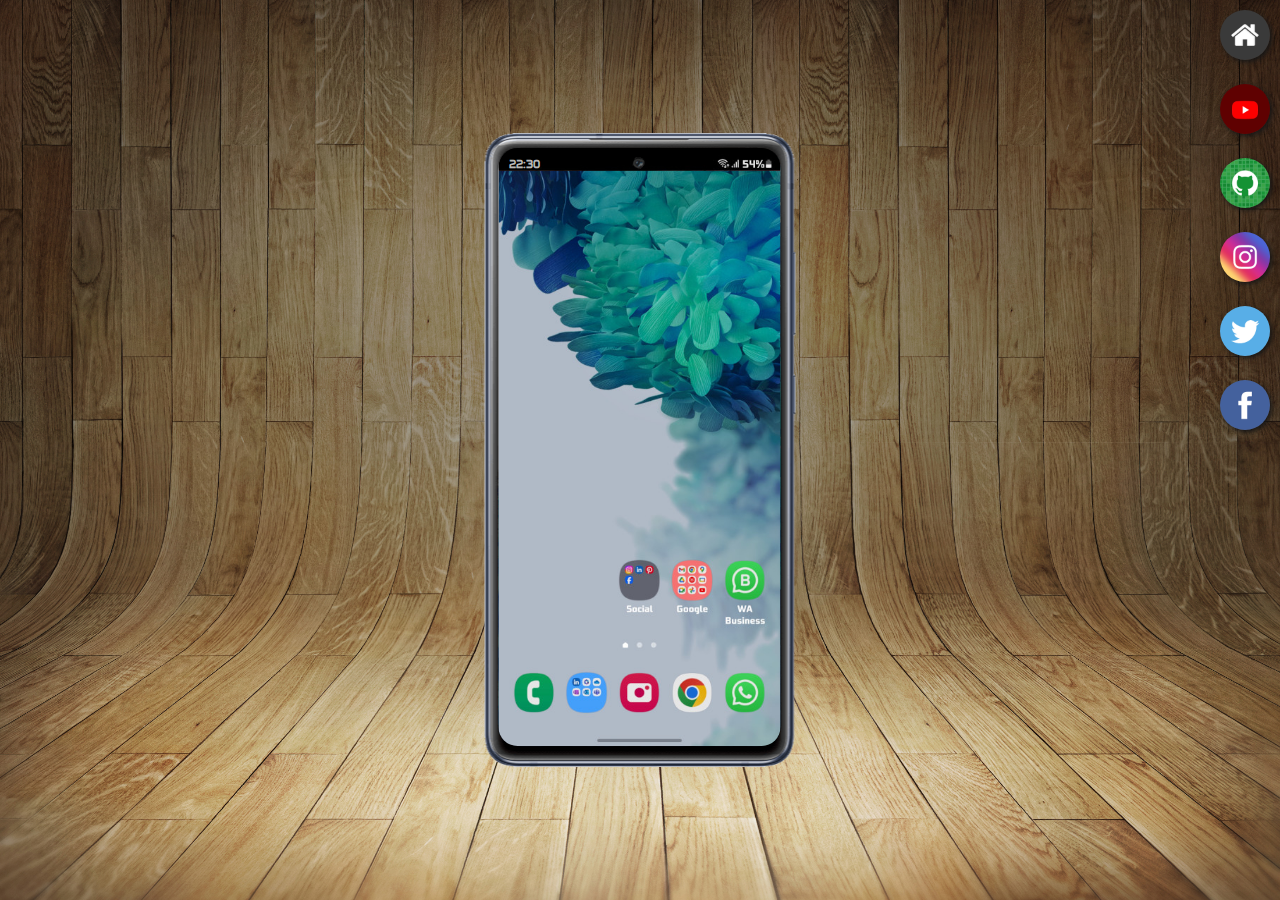
<file: index.html>
<!DOCTYPE html>
<html lang="pt-br">
<head>
    <meta charset="UTF-8">
    <meta name="viewport" content="width=device-width, initial-scale=1.0">
    <link rel="shortcut icon" href="favicon.ico" type="image/x-icon">
    <link rel="stylesheet" href="estilos/style.css">
    <title>Projeto Redes Sociais</title>
</head>
<body>
  <main>
    <section id="telefone">
      <div name="statusbar" id="statusbar">
        <time></time>
        <img src="imagens/Statusbar-S20FE.jpg" alt="">
      </div>
      <iframe src="home.html" name="tela" id="tela" frameborder="0">
        Seu navegador não é compatível com isso.
      </iframe>
    </section>
    <section id="redes-sociais">
      <a href="home.html" target="tela"><img src="imagens/logo-home.jpg" alt="home"></a><br>
      <a href="youtube.html" target="tela"><img src="imagens/logo-youtube.jpg" alt="YouTube"></a><br>
      <a href="github.html" target="tela"><img src="imagens/logo-github.jpg" alt="GitHub"></a><br>
      <a href="instagram.html" target="tela"><img src="imagens/logo-instagram.jpg" alt="Instagram"></a><br>
      <a href="twitter.html" target="tela"><img src="imagens/logo-twitter.jpg" alt="Twitter"></a><br>
      <a href="facebook.html" target="tela"><img src="imagens/logo-facebook.jpg" alt="Facebook"></a><br>
    </section>
  </main>
  <script src="script/script.js"></script>
</body>
</html>
</file>
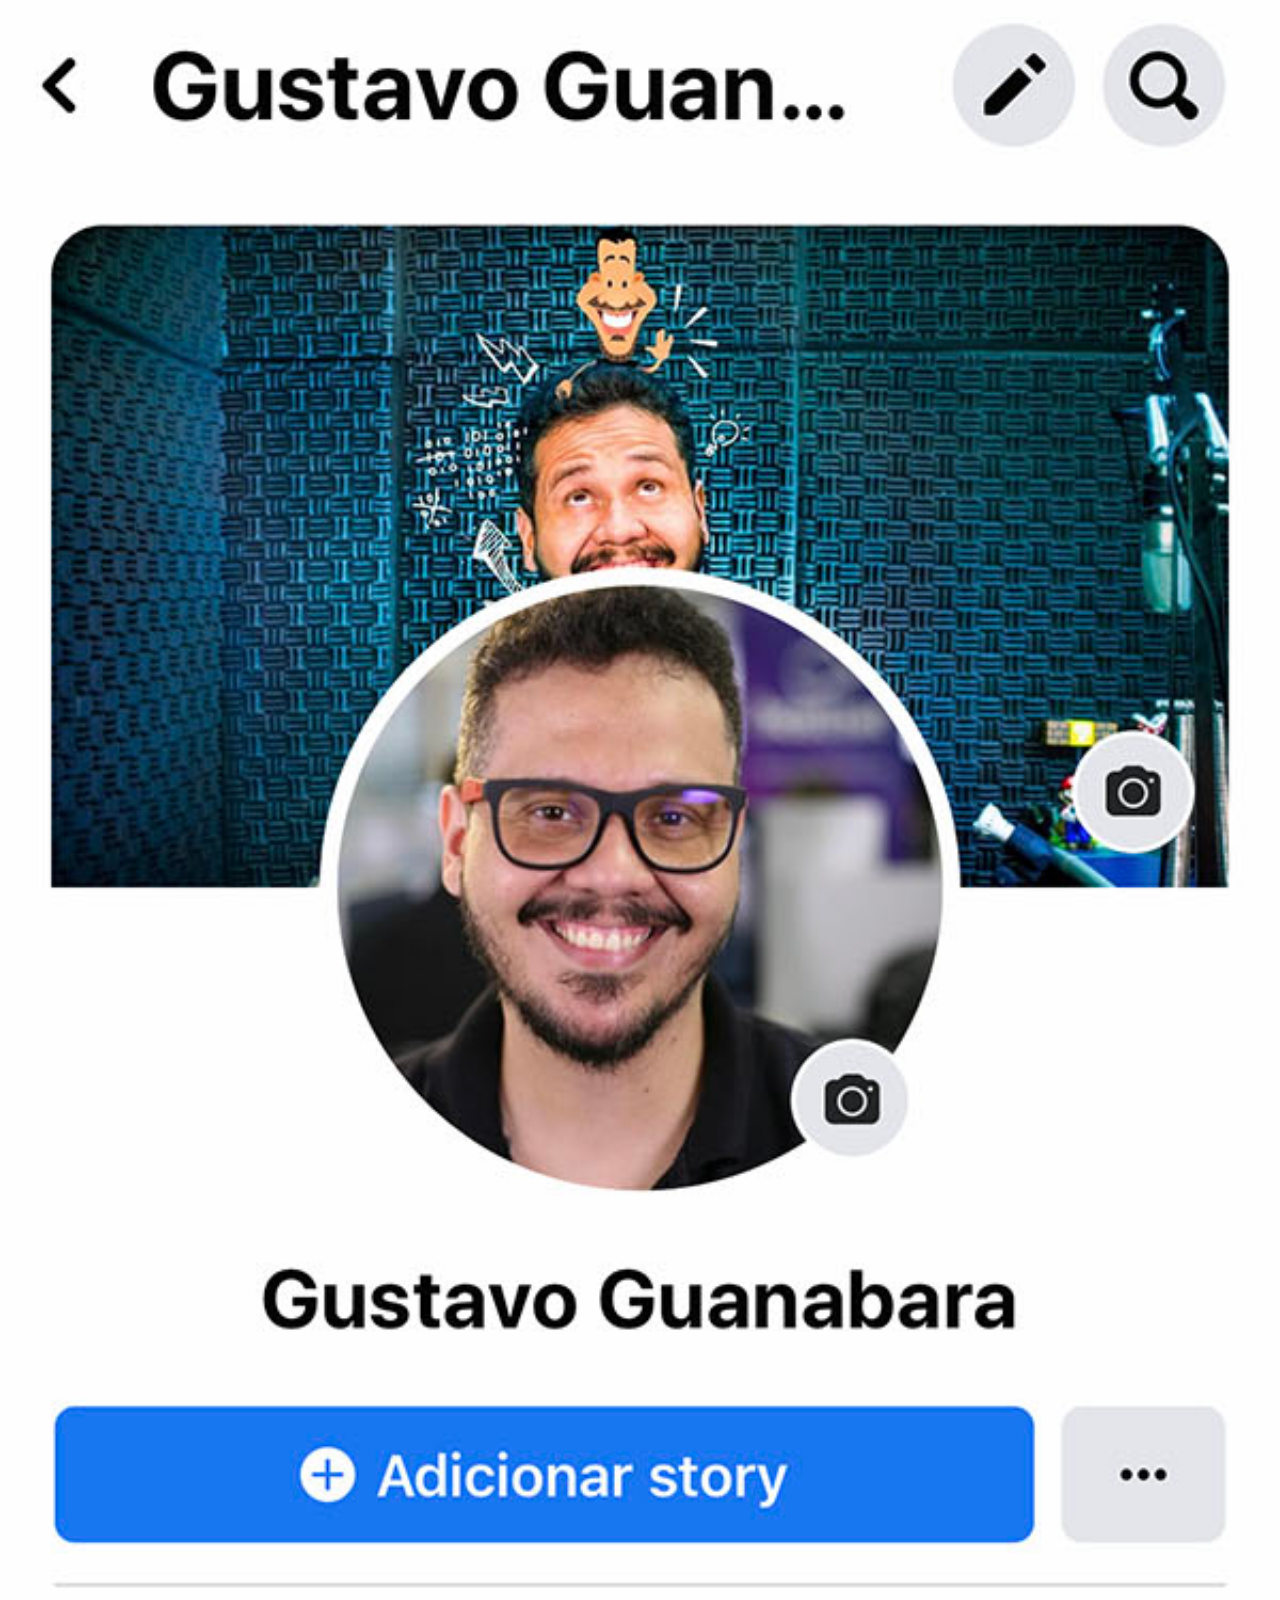
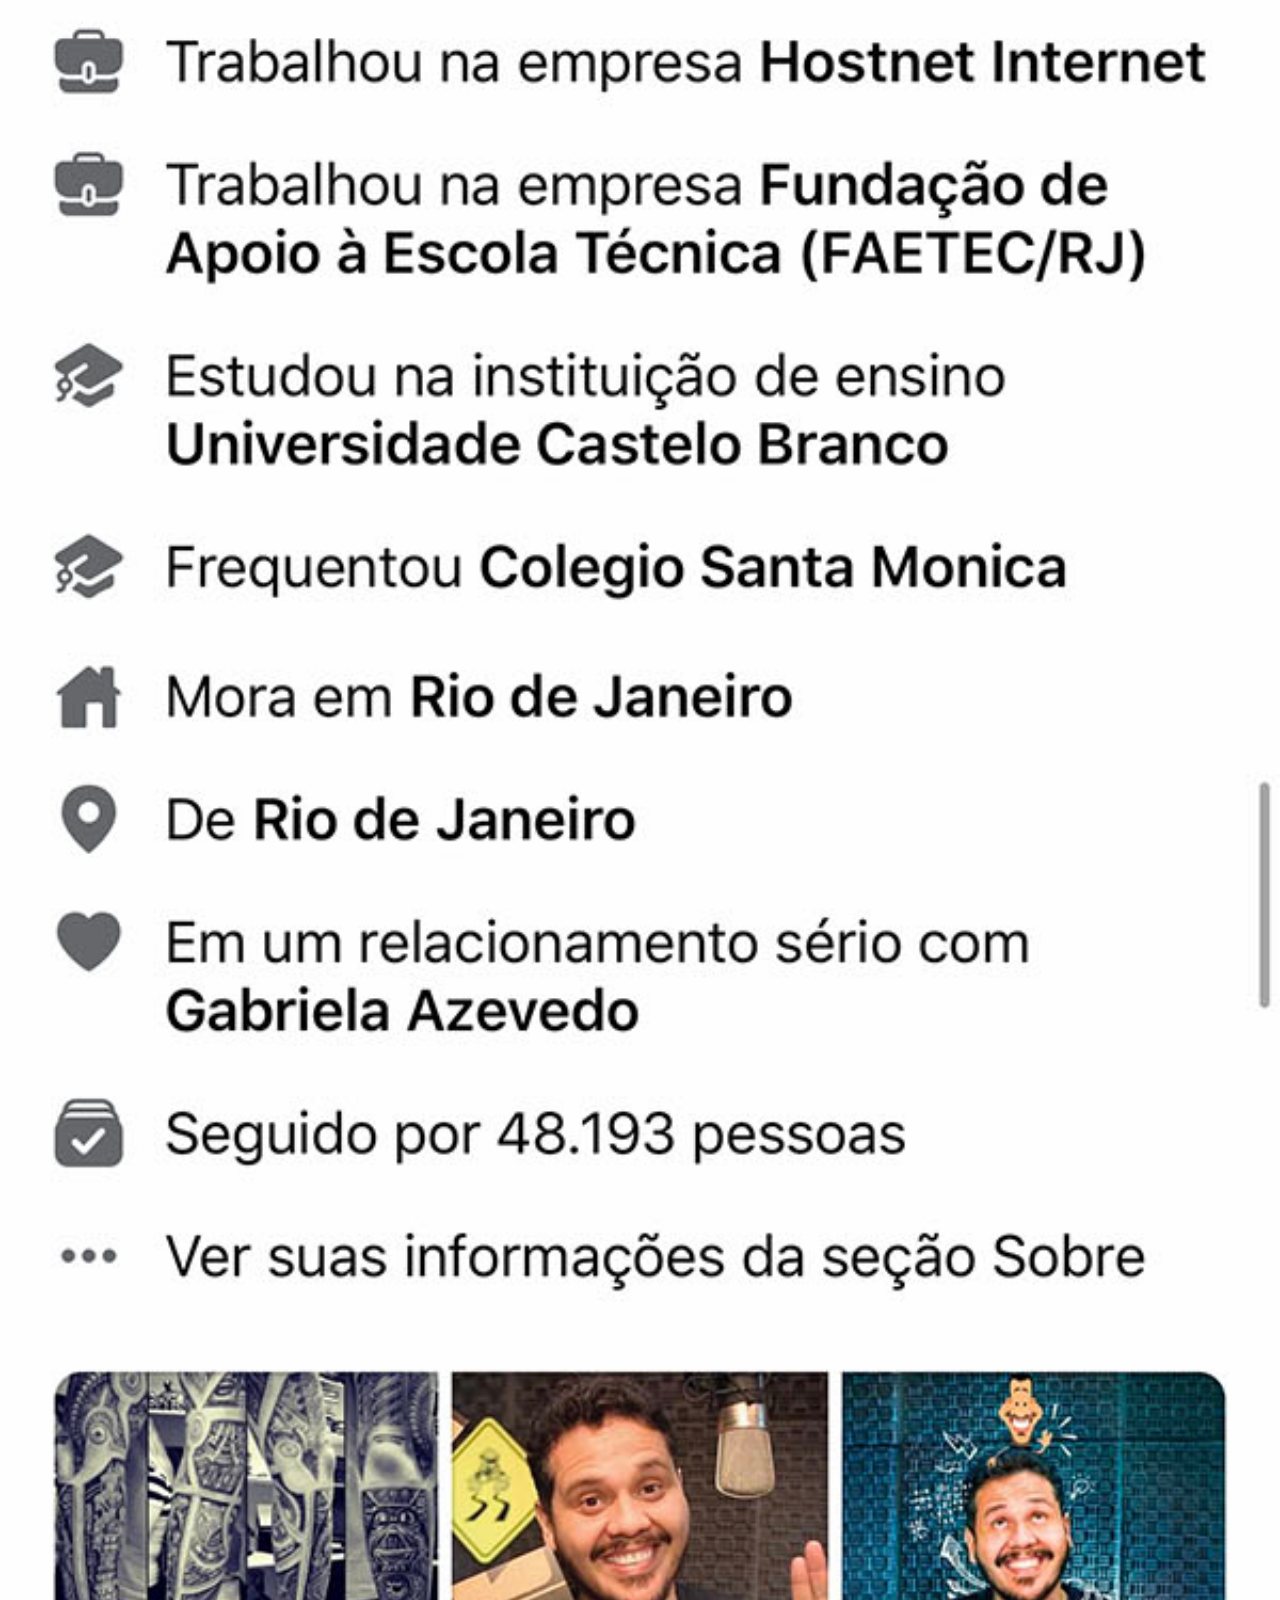
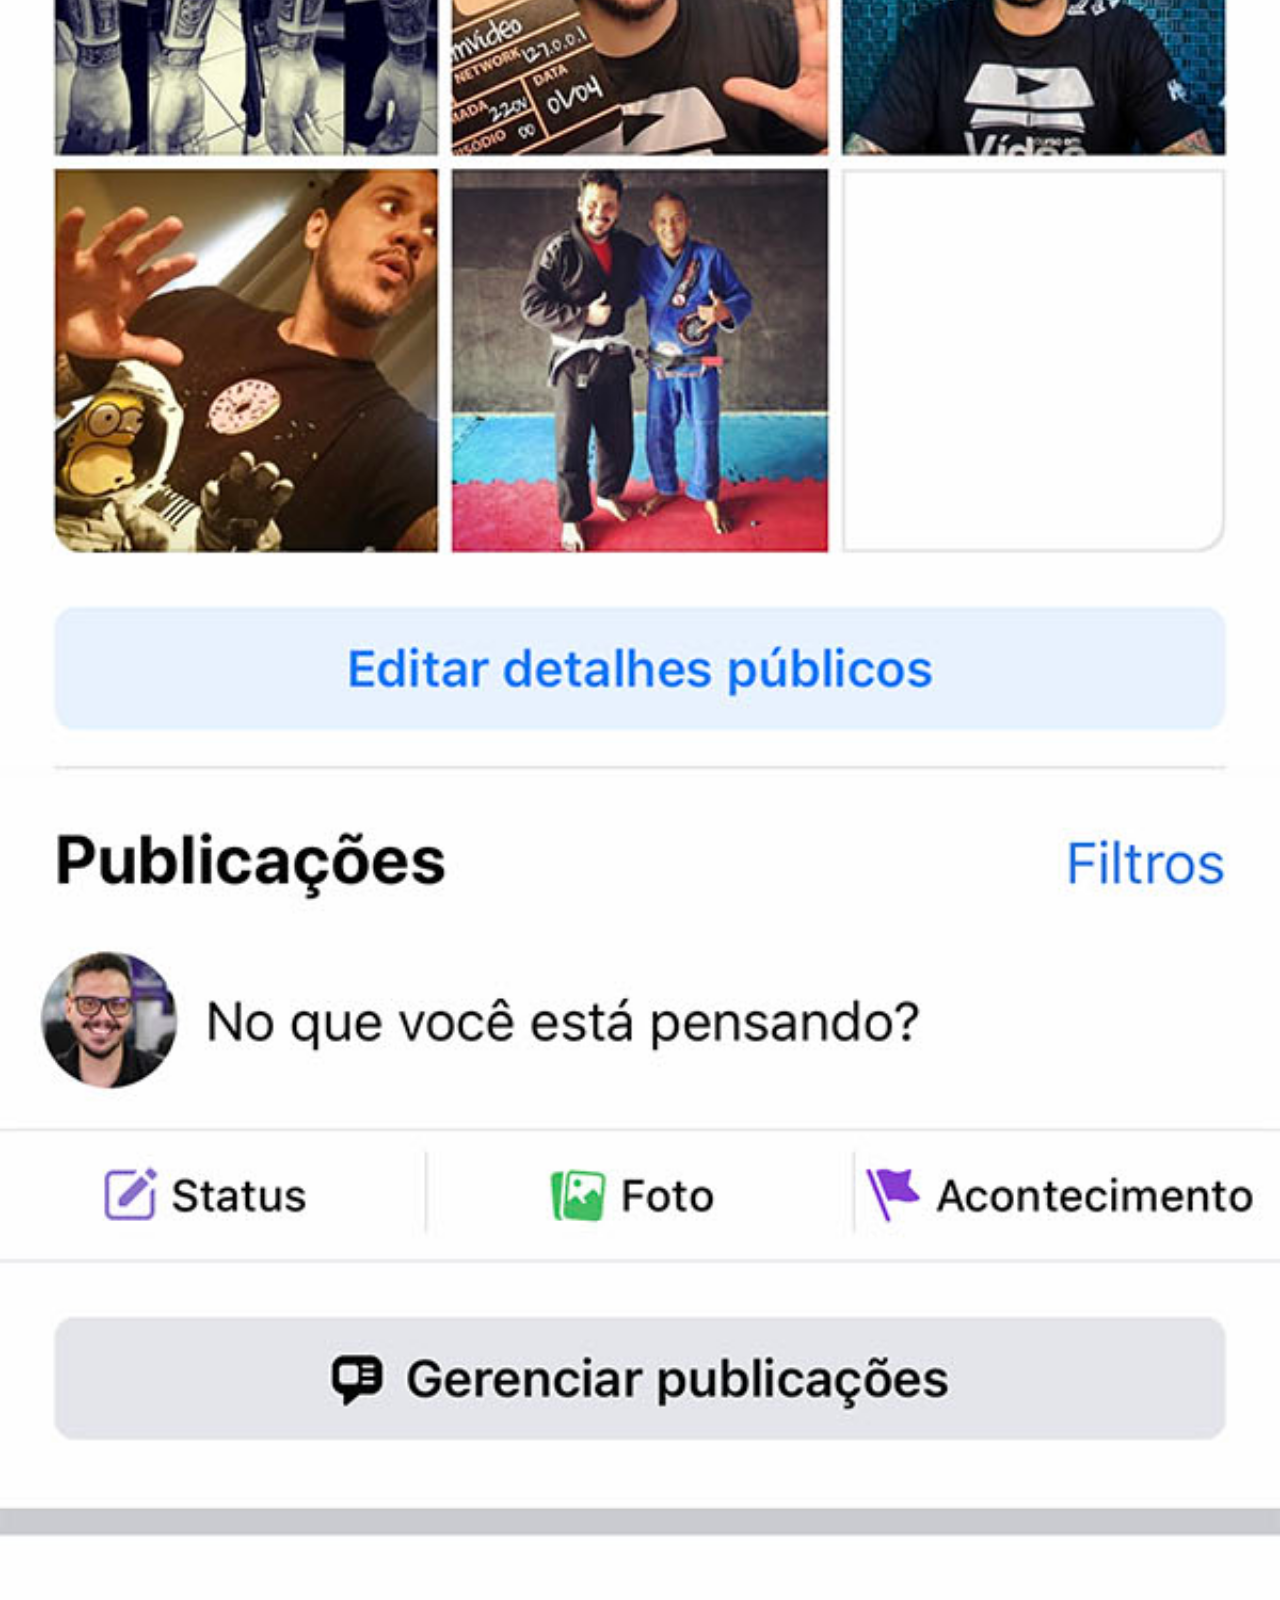
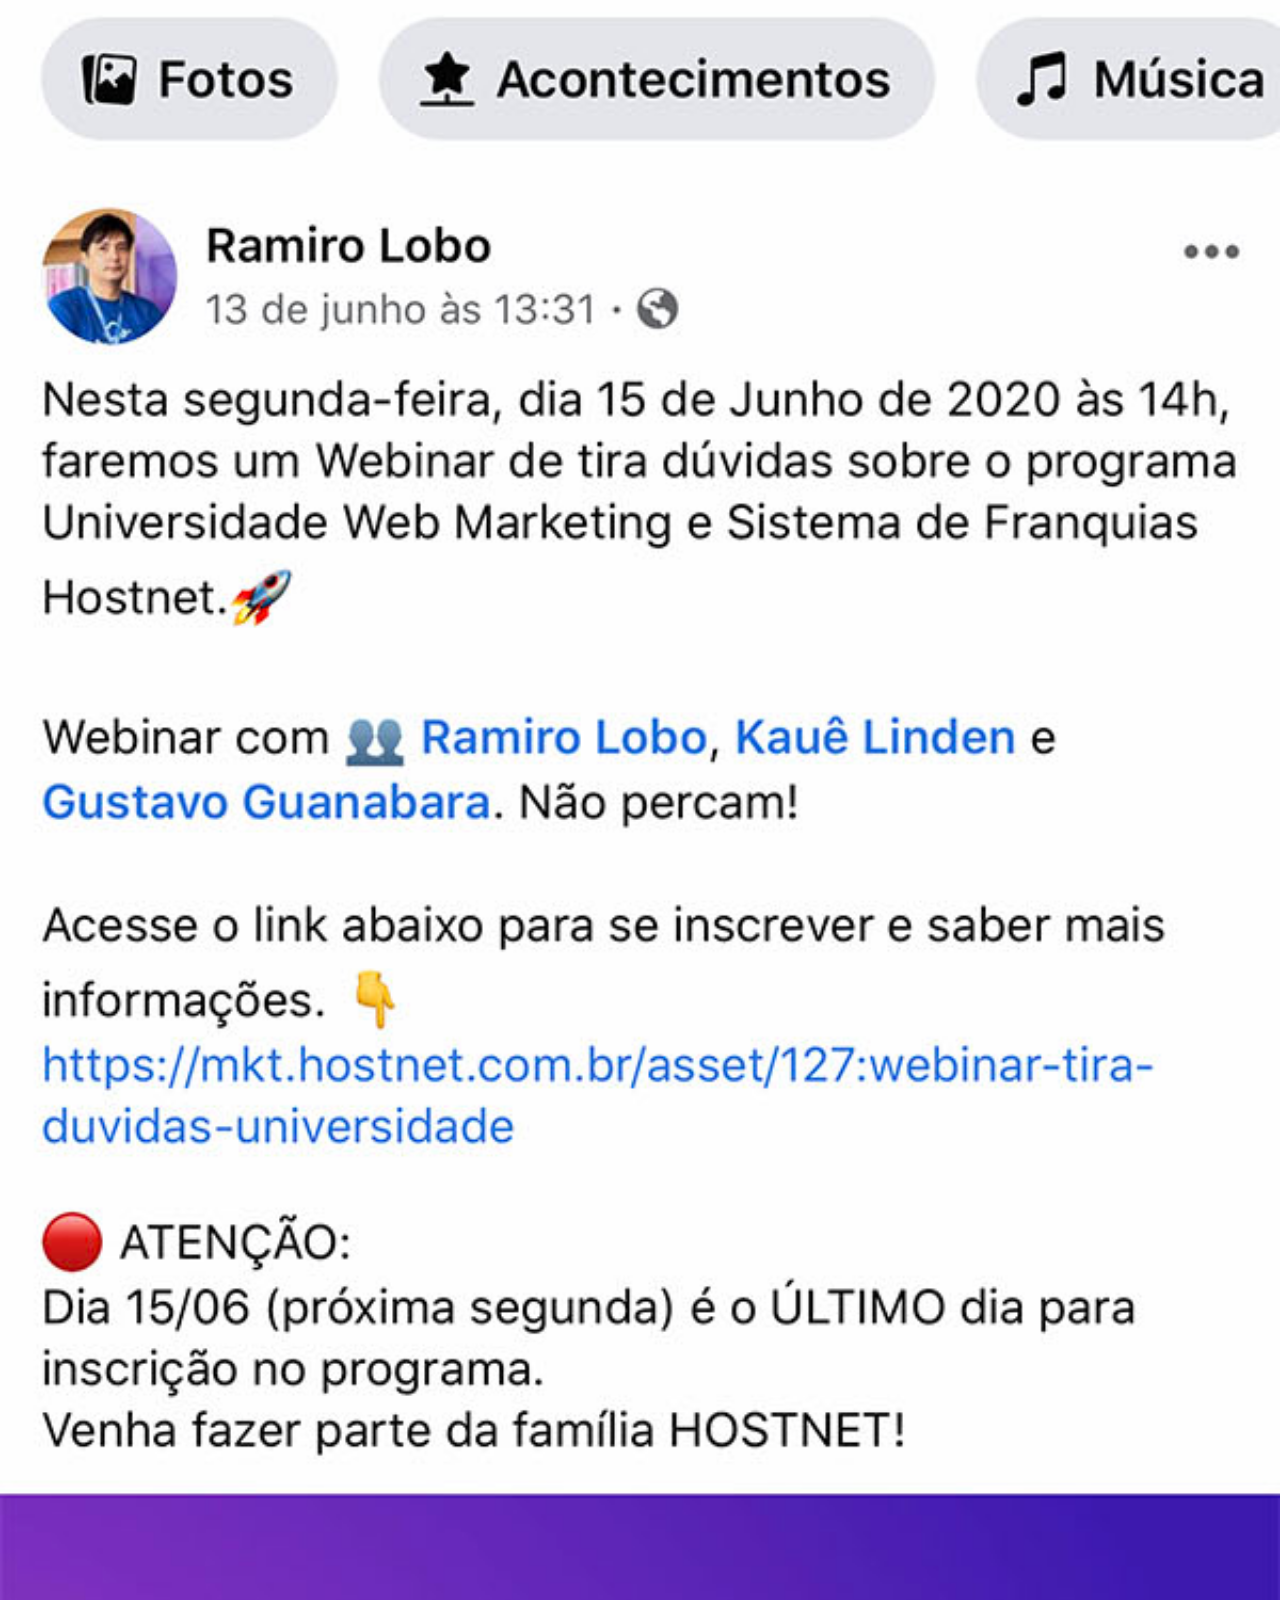
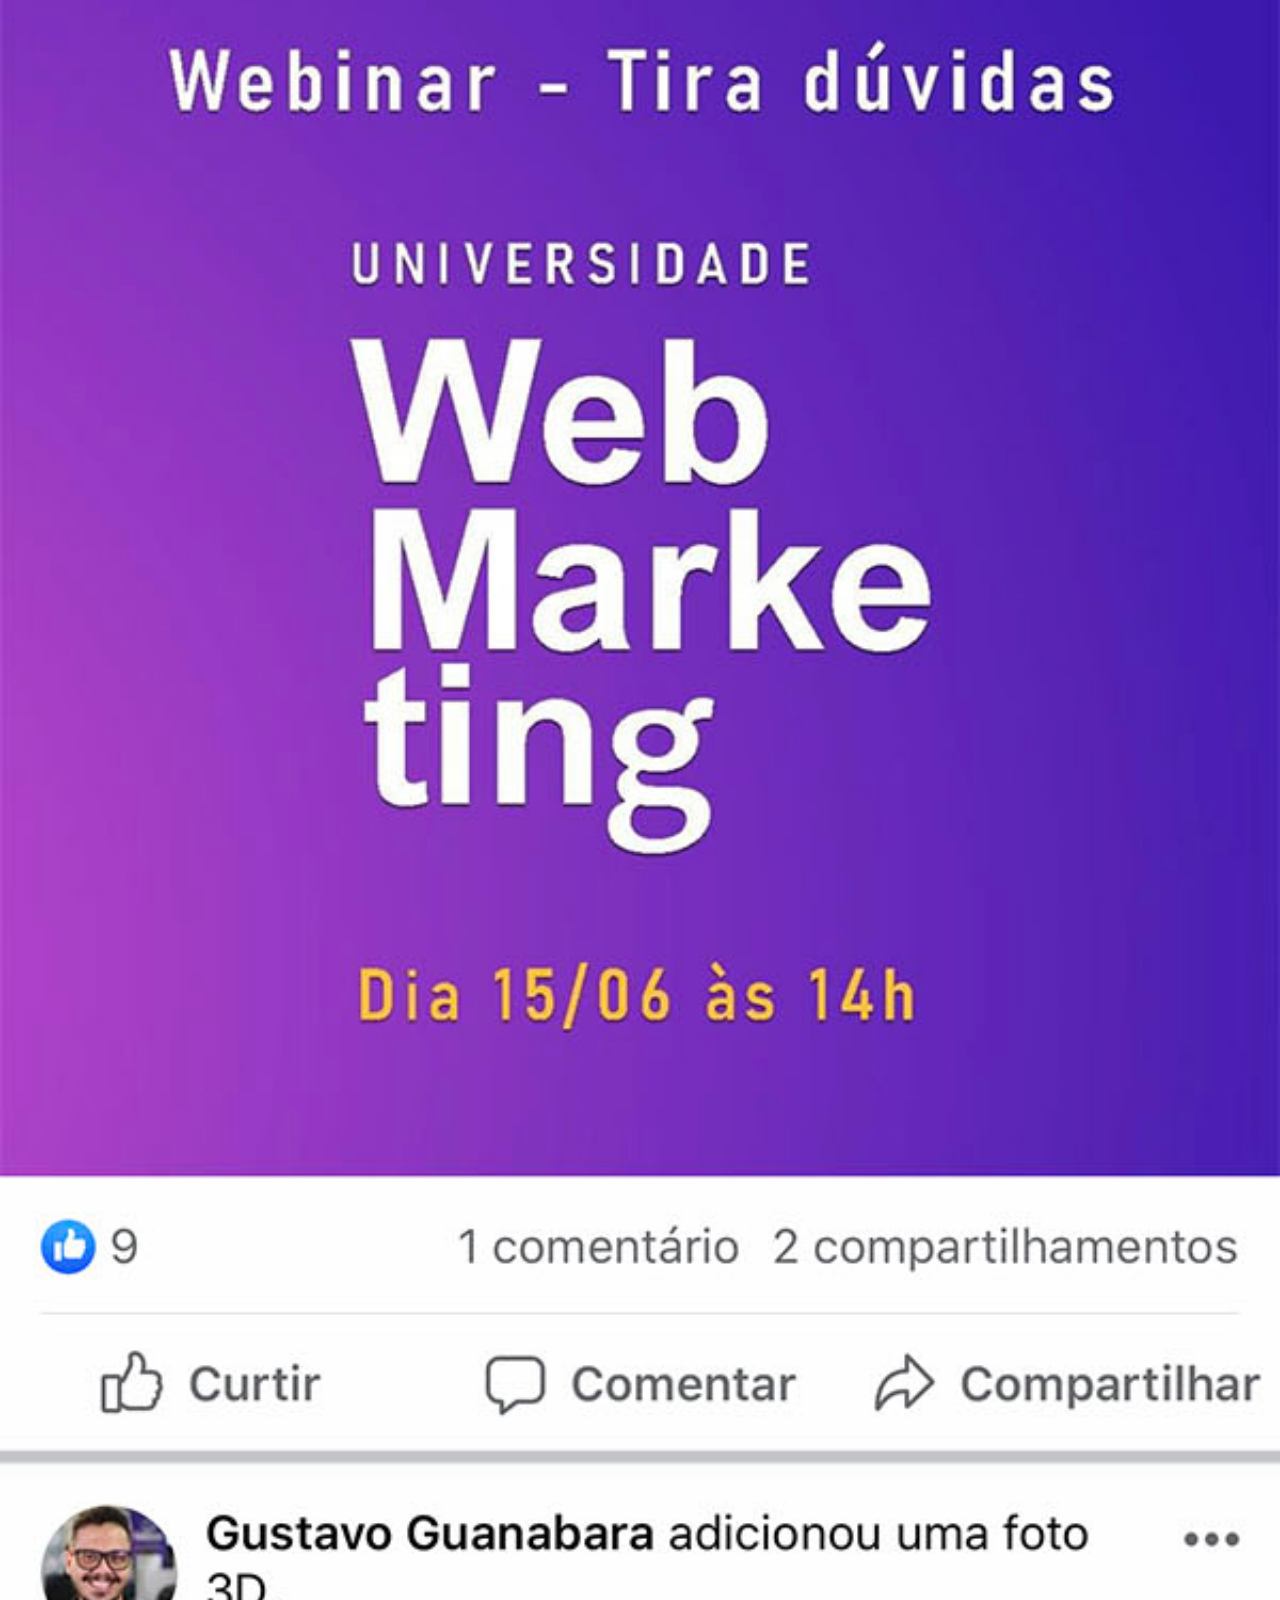
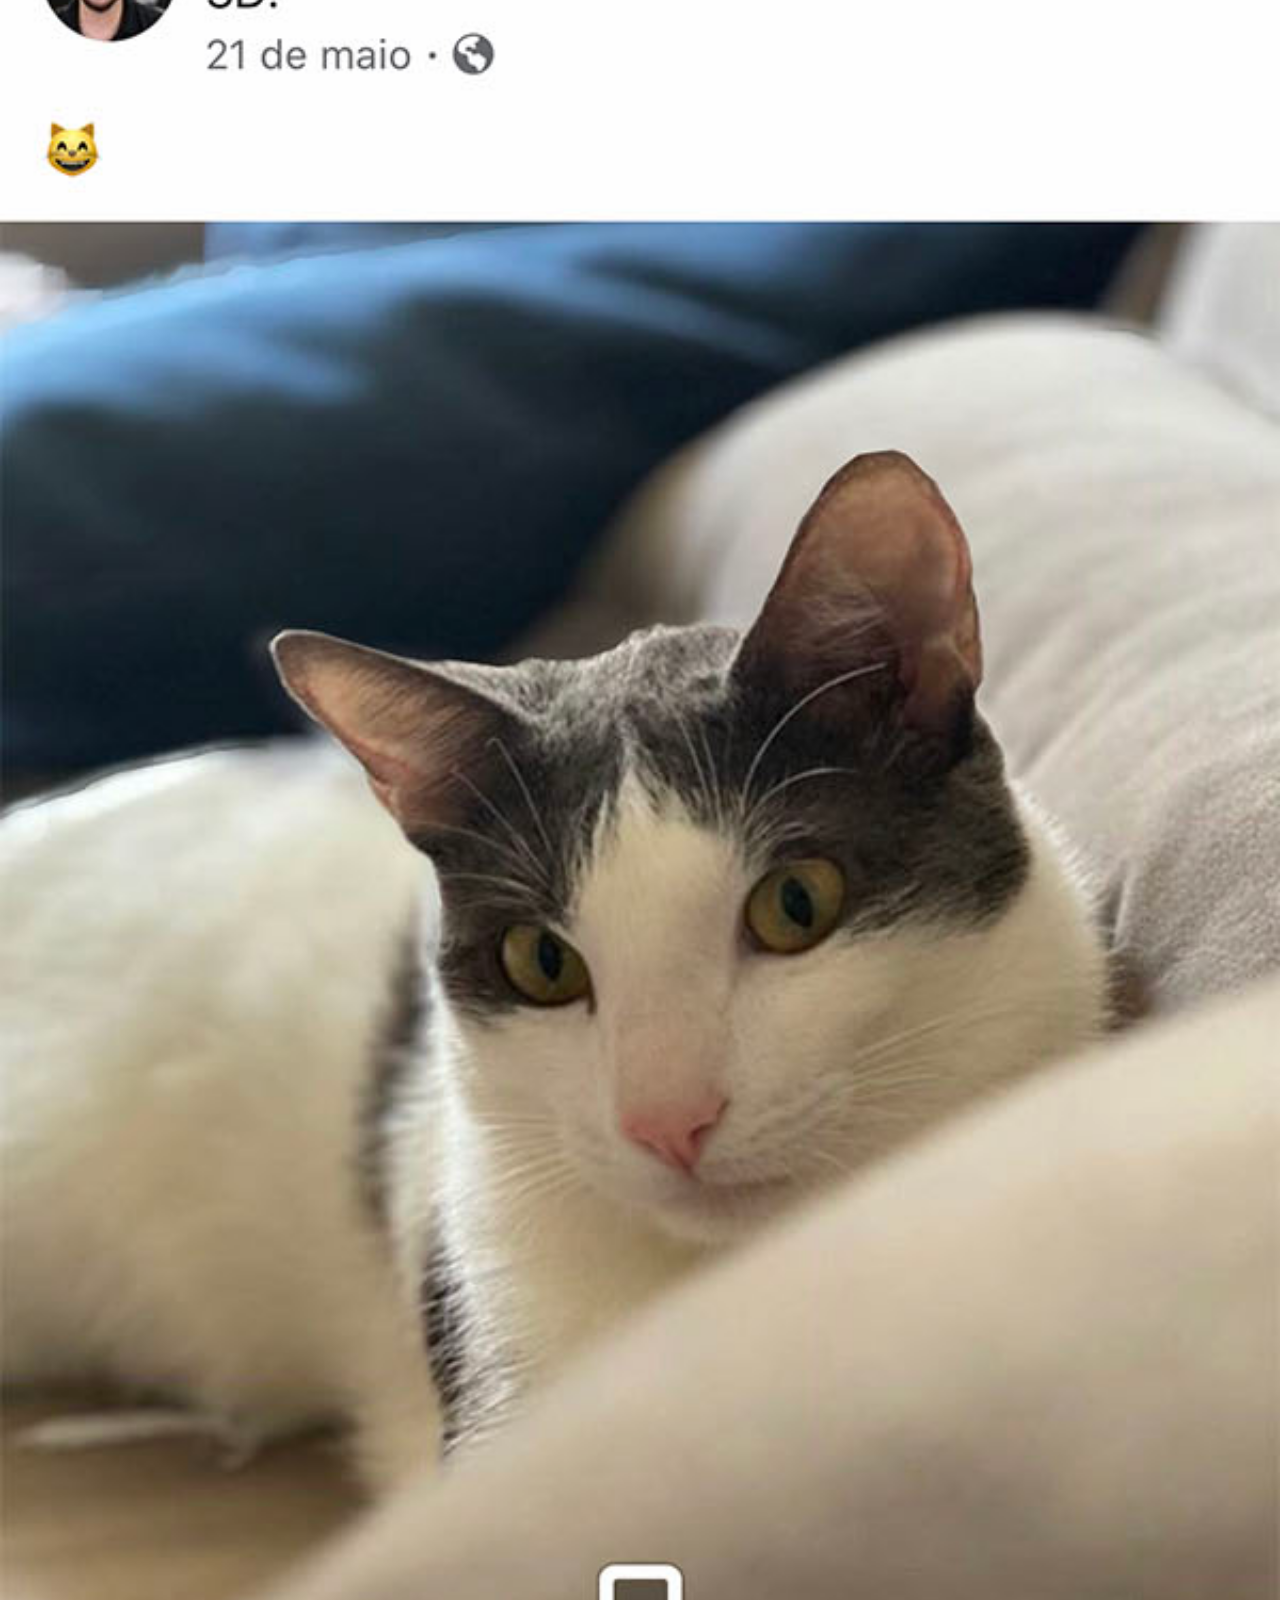
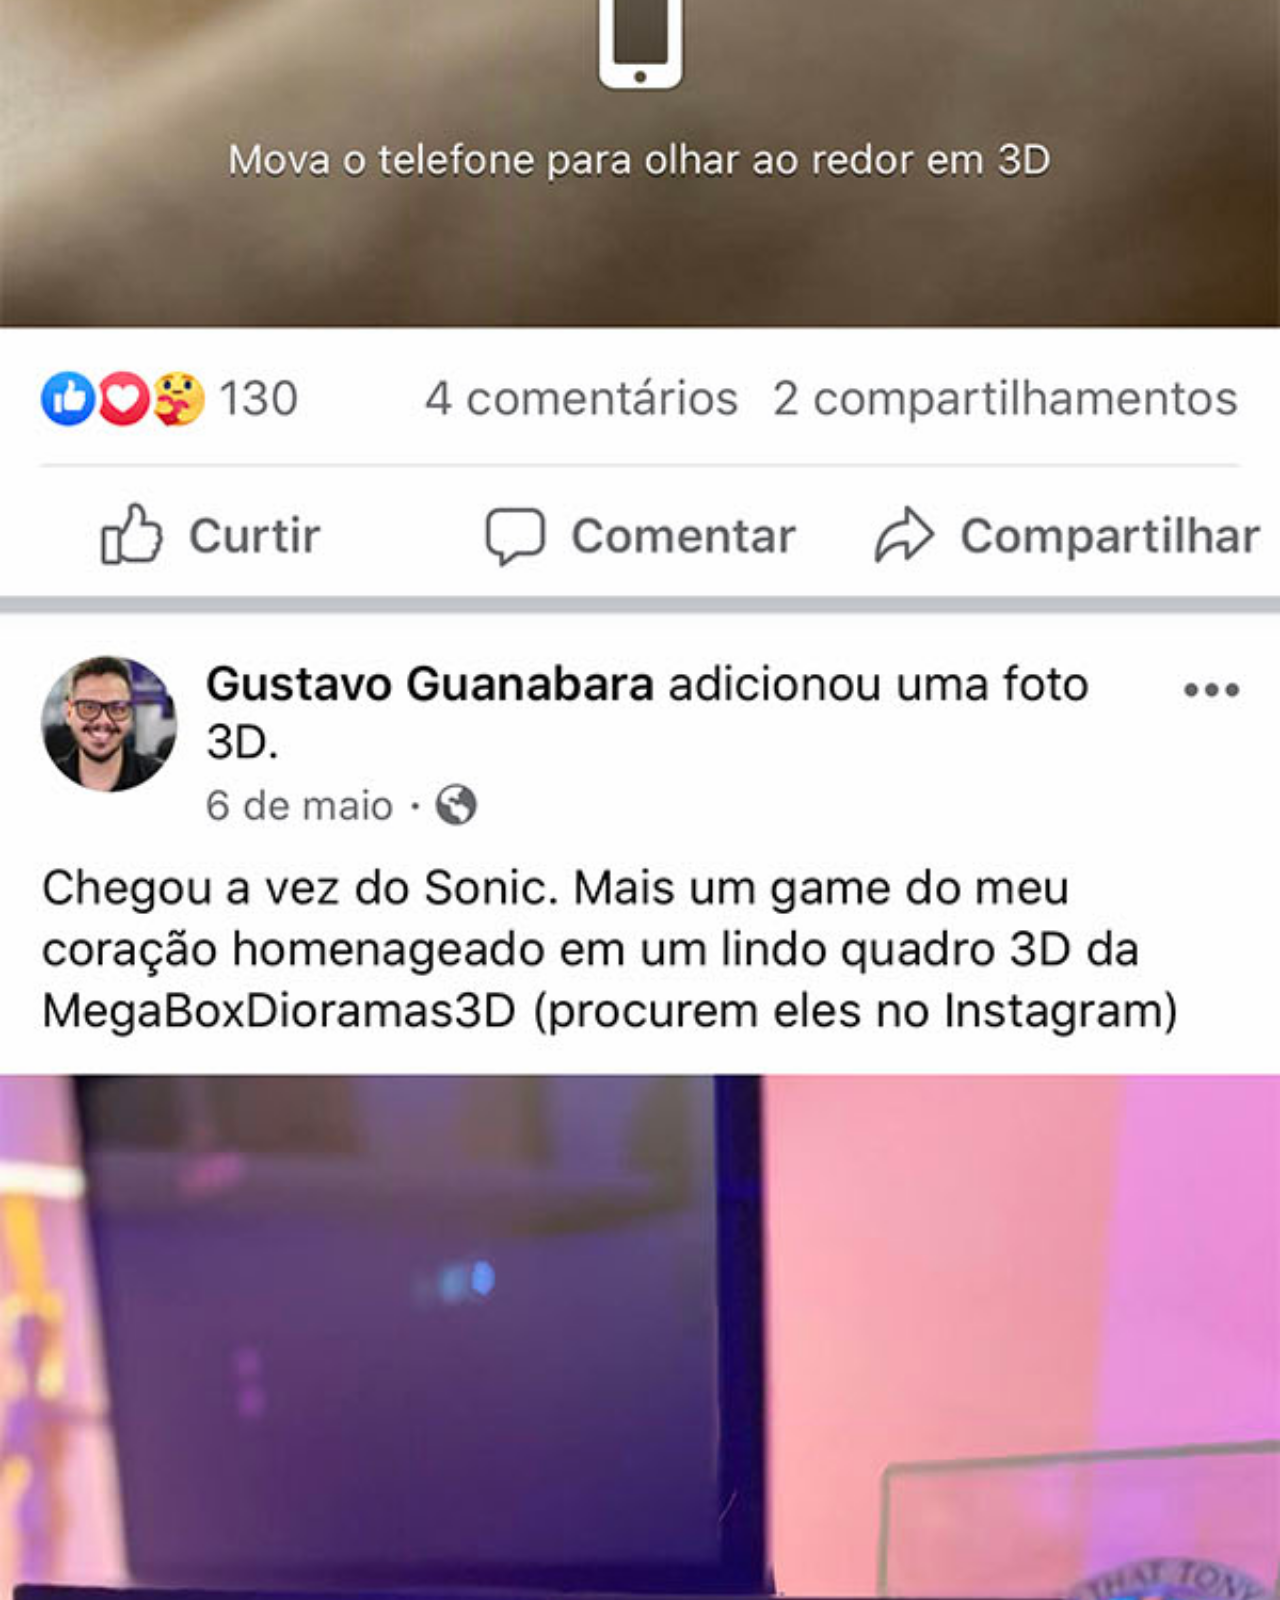
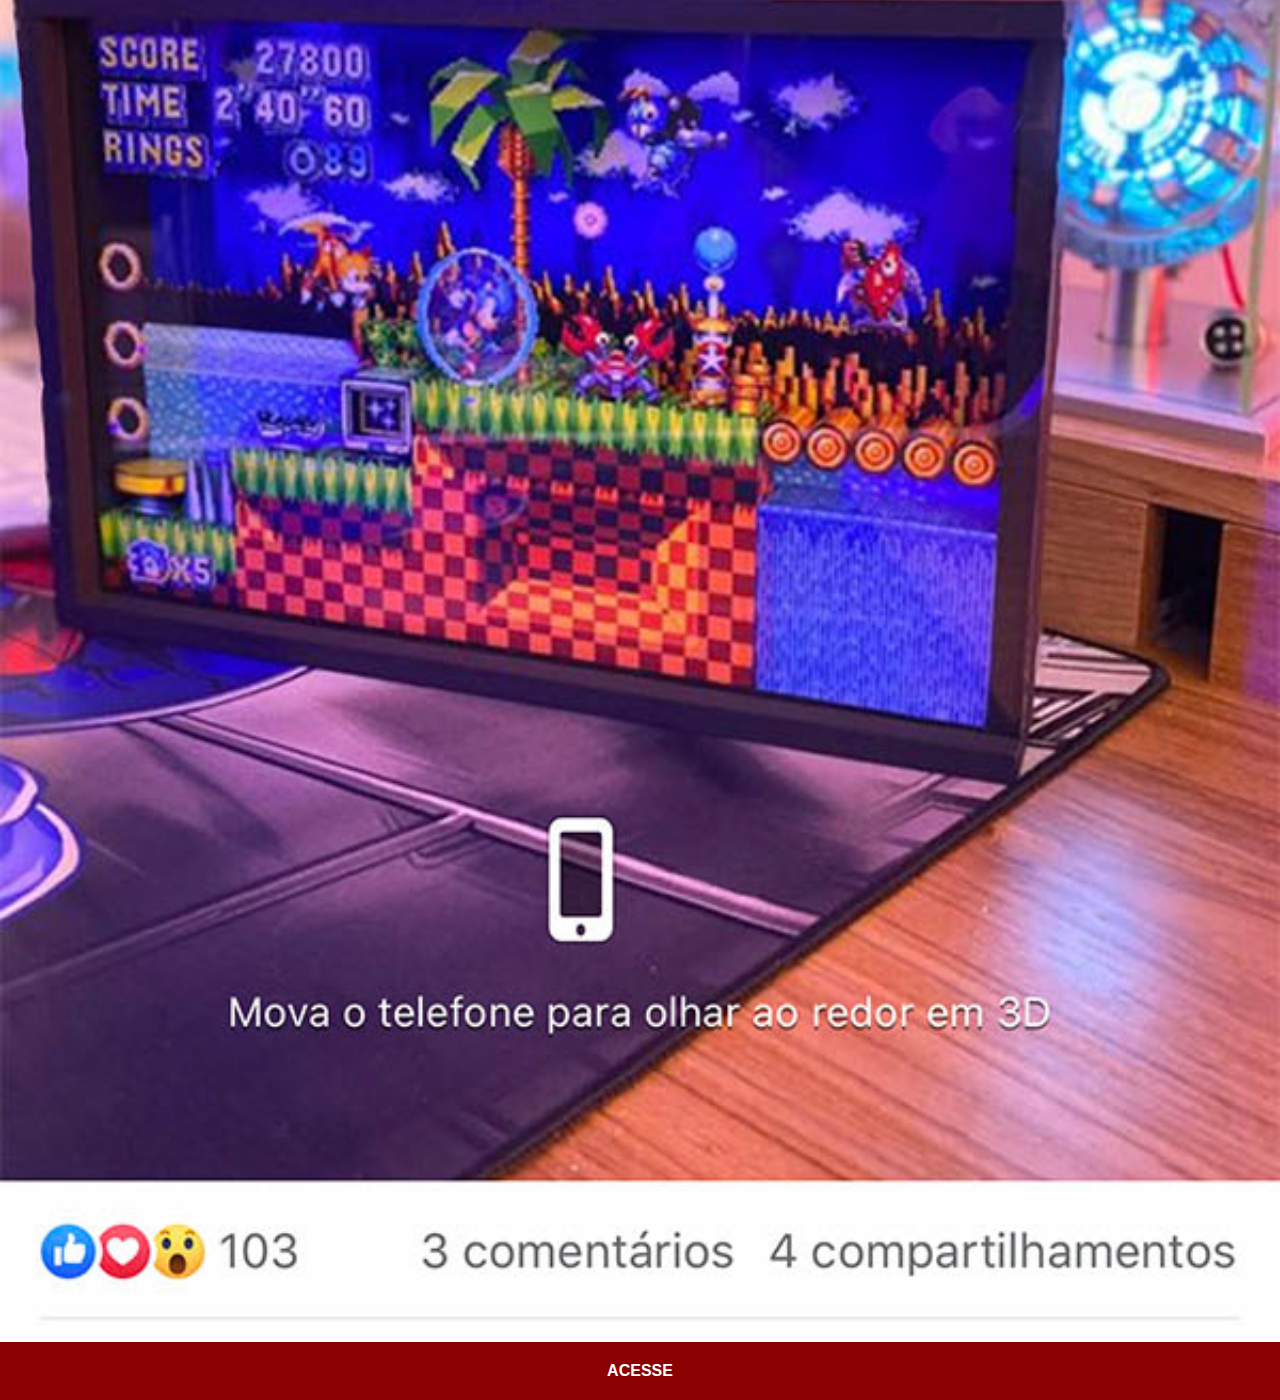
<file: facebook.html>
<!DOCTYPE html>
<html lang="pt-br">
<head>
    <meta charset="UTF-8">
    <meta name="viewport" content="width=device-width, initial-scale=1.0">
    <title>Facebook</title>
    <link rel="stylesheet" href="estilos/social.css">
</head>
<body>
    <img src="imagens/tela-facebook.jpg" alt="Facebook">
    <a href="https://www.facebook.com/gustavoguanabara/?locale=pt_BR" target="_blank">ACESSE</a>
</body>
</html>
</file>
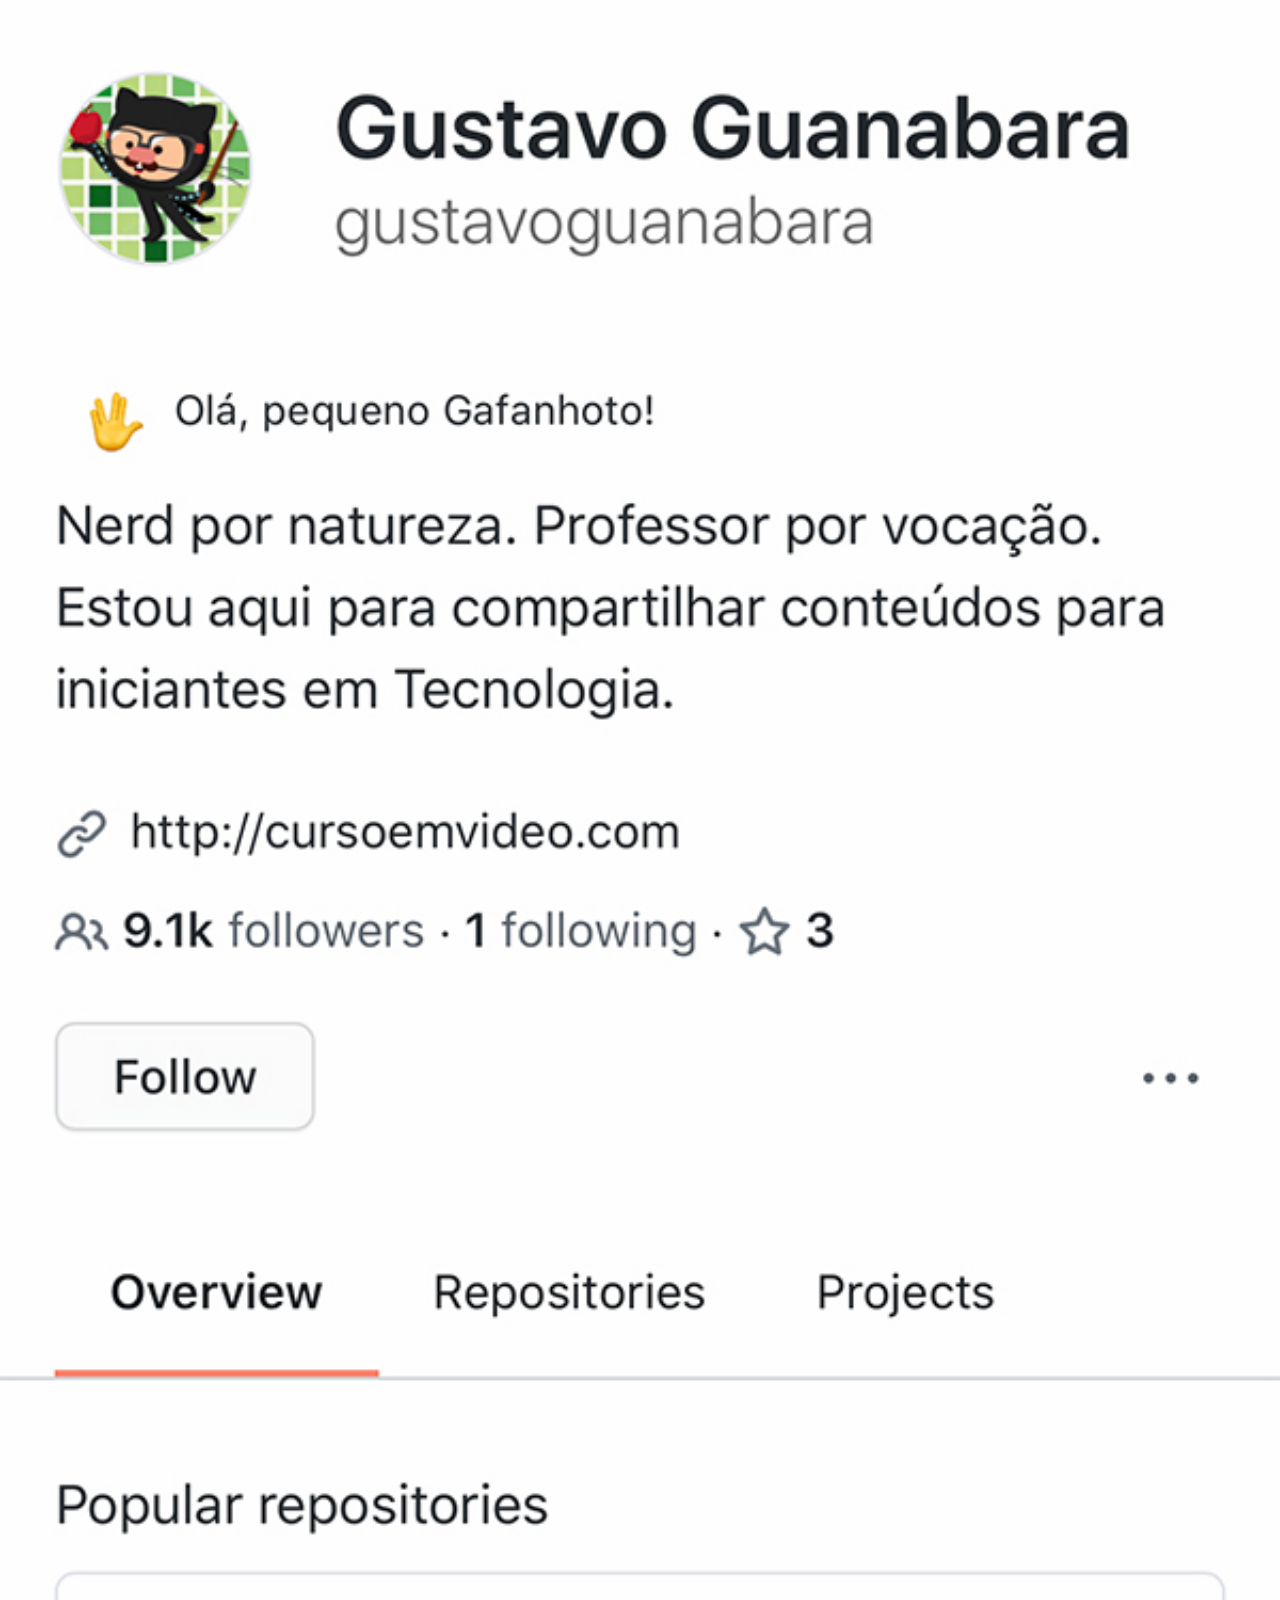
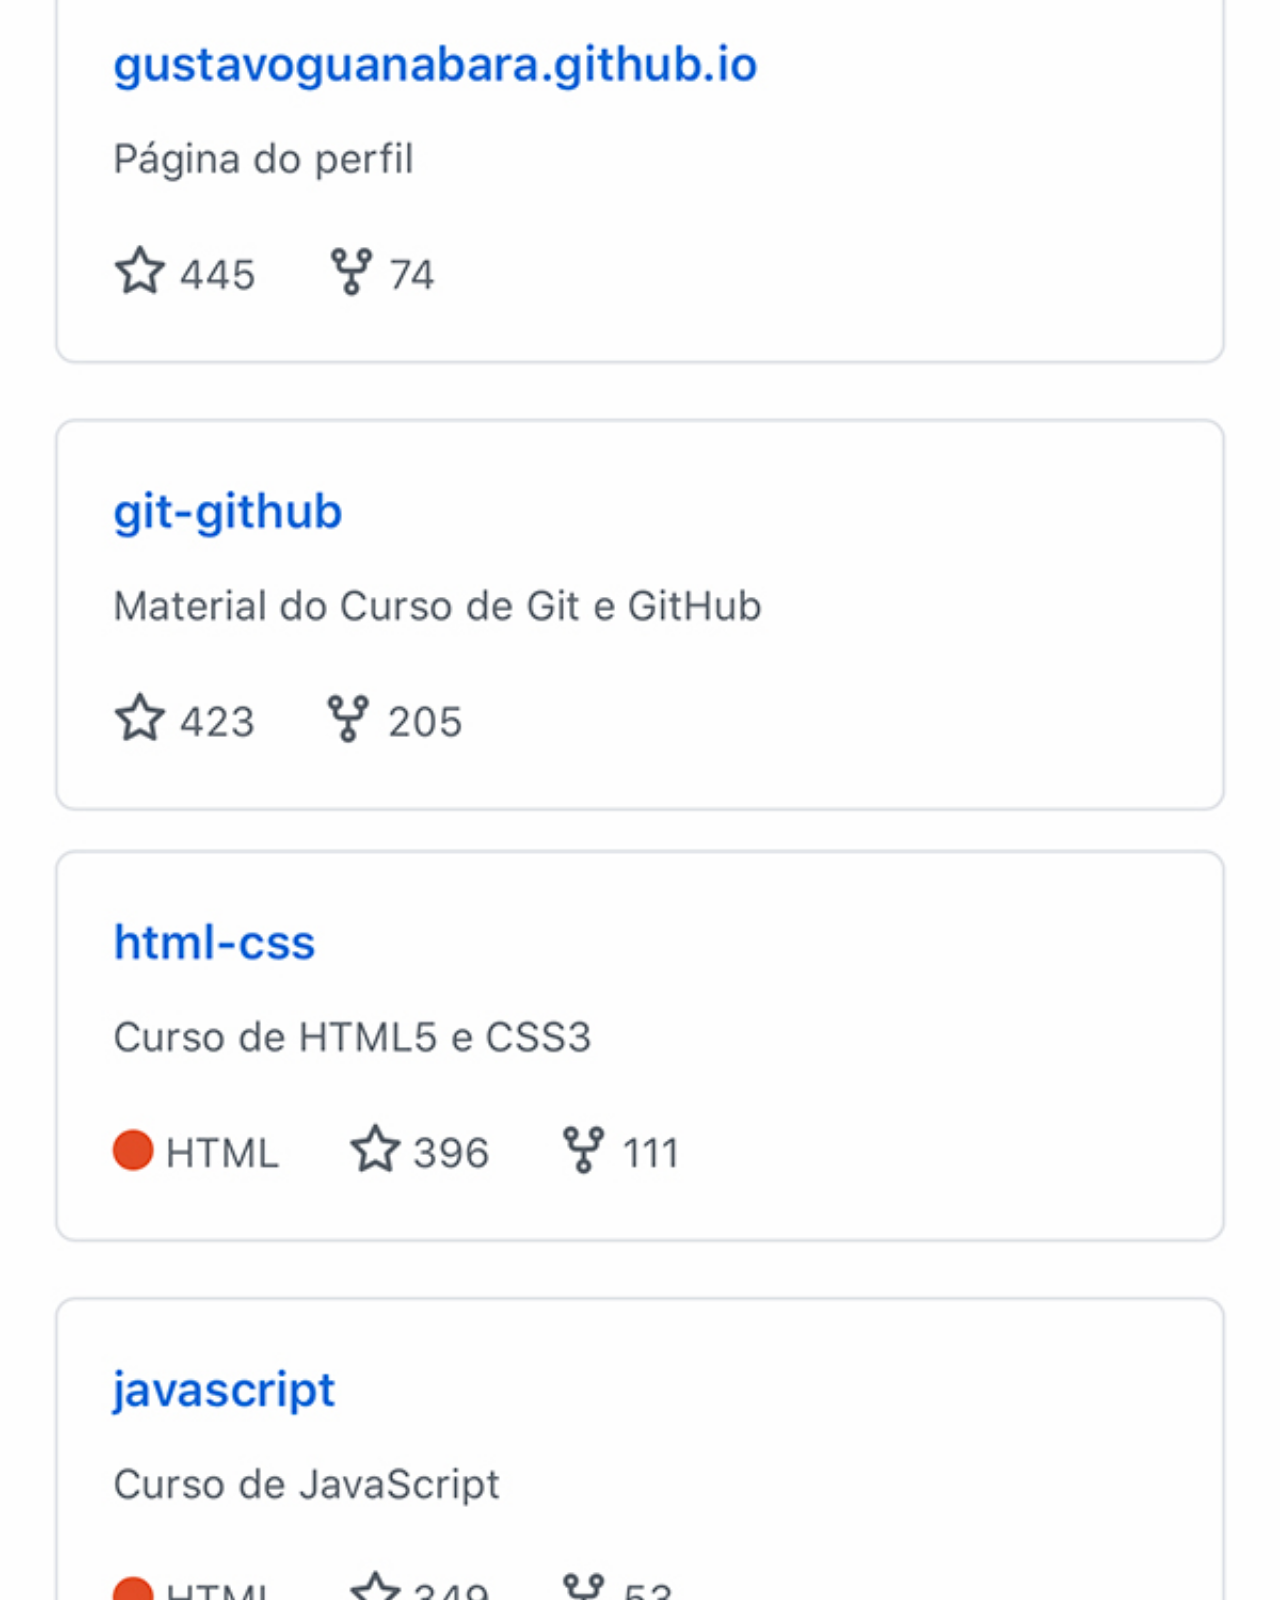
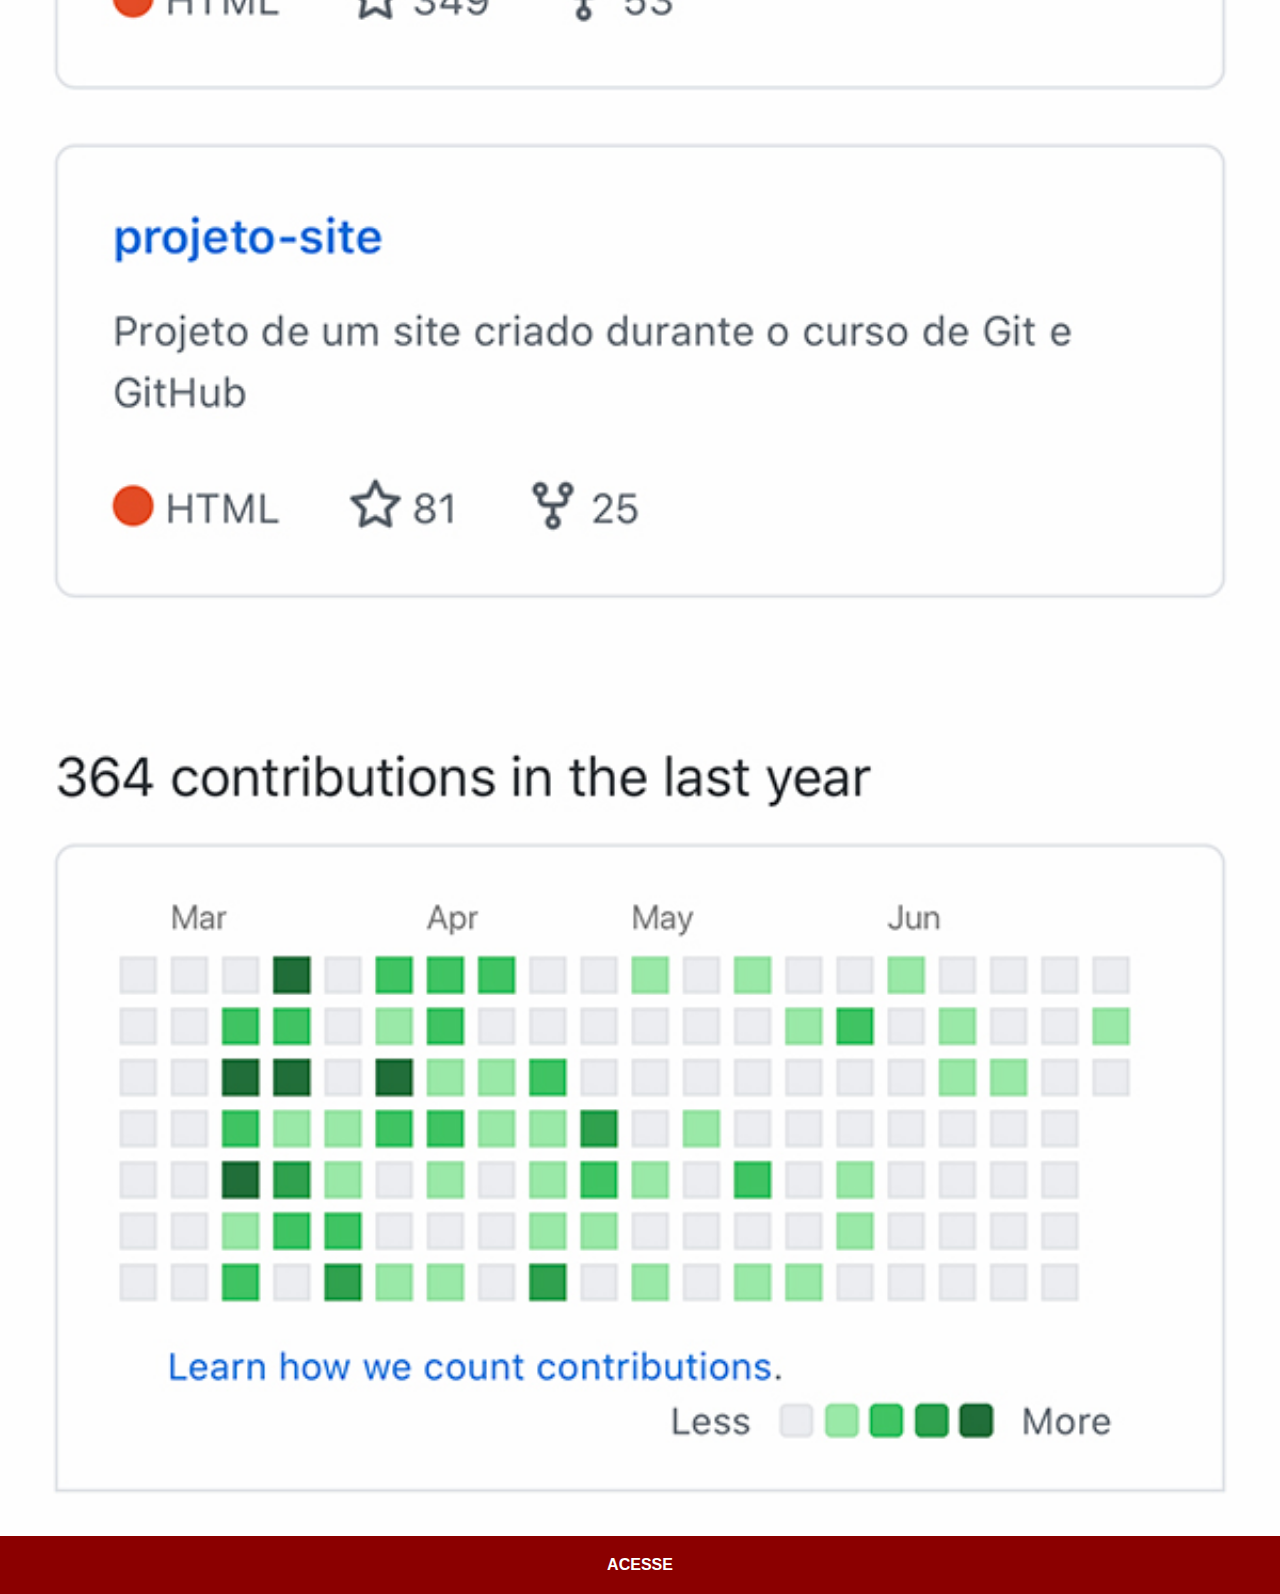
<file: github.html>
<!DOCTYPE html>
<html lang="pt-br">
<head>
    <meta charset="UTF-8">
    <meta name="viewport" content="width=device-width, initial-scale=1.0">
    <title>GitHub</title>
    <link rel="stylesheet" href="estilos/social.css">
</head>
<body>
    <img src="imagens/tela-github.jpg" alt="GitHub">
    <a href="https://github.com/gustavoguanabara" target="_blank">ACESSE</a>
</body>
</html>
</file>
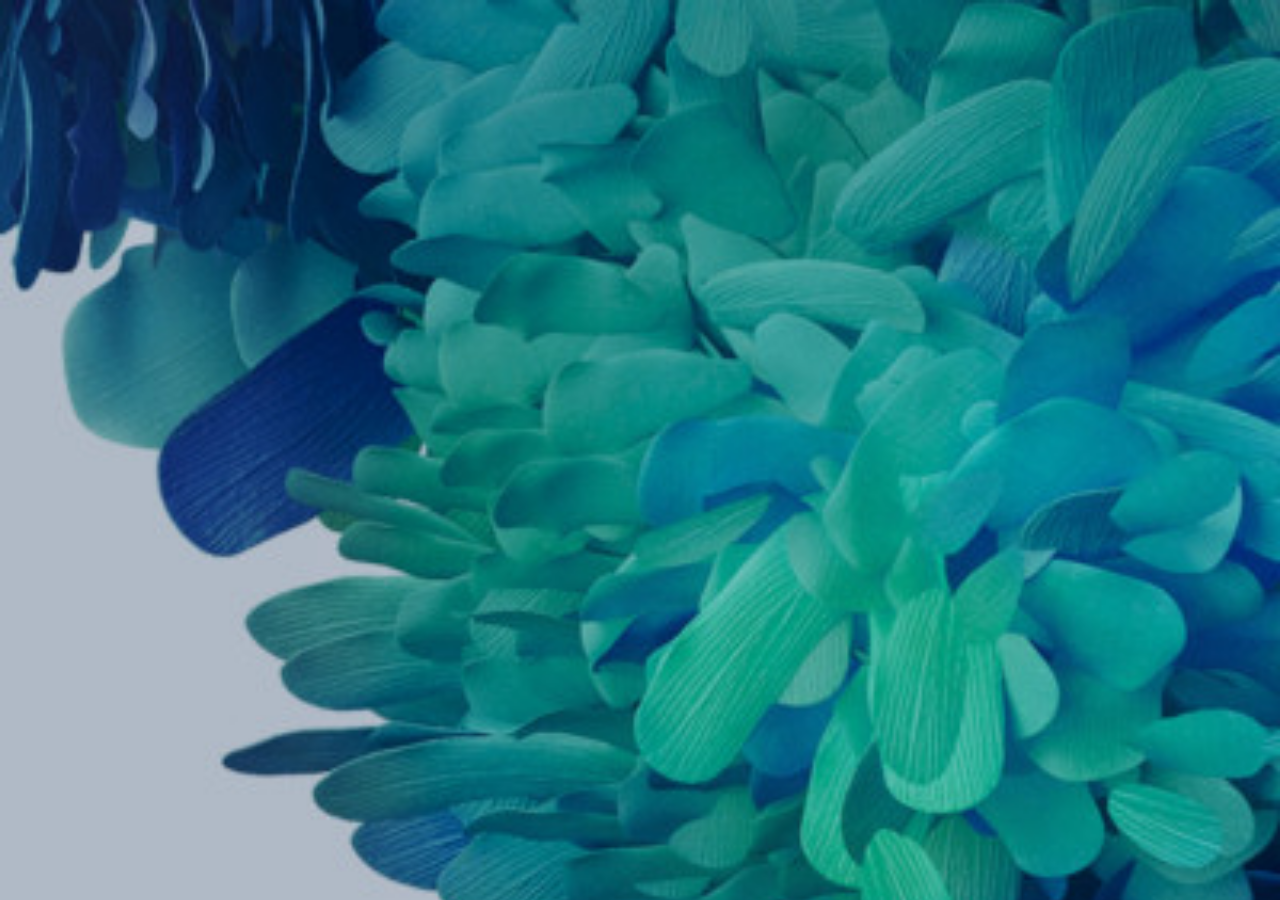
<file: home.html>
<!DOCTYPE html>
<html lang="pt-br">
<head>
    <meta charset="UTF-8">
    <meta name="viewport" content="width=device-width, initial-scale=1.0">
    <title>Home</title>
</head>
<style>
    * {
        margin: 0px;
        padding: 0px;
    }

    body {
        width: 100vw;
        height: 100vh;
        background: black url('imagens/Home-S20FE.jpg') no-repeat top center;
        background-size: cover;
    }
</style>
<body>
    
</body>
</html>
</file>
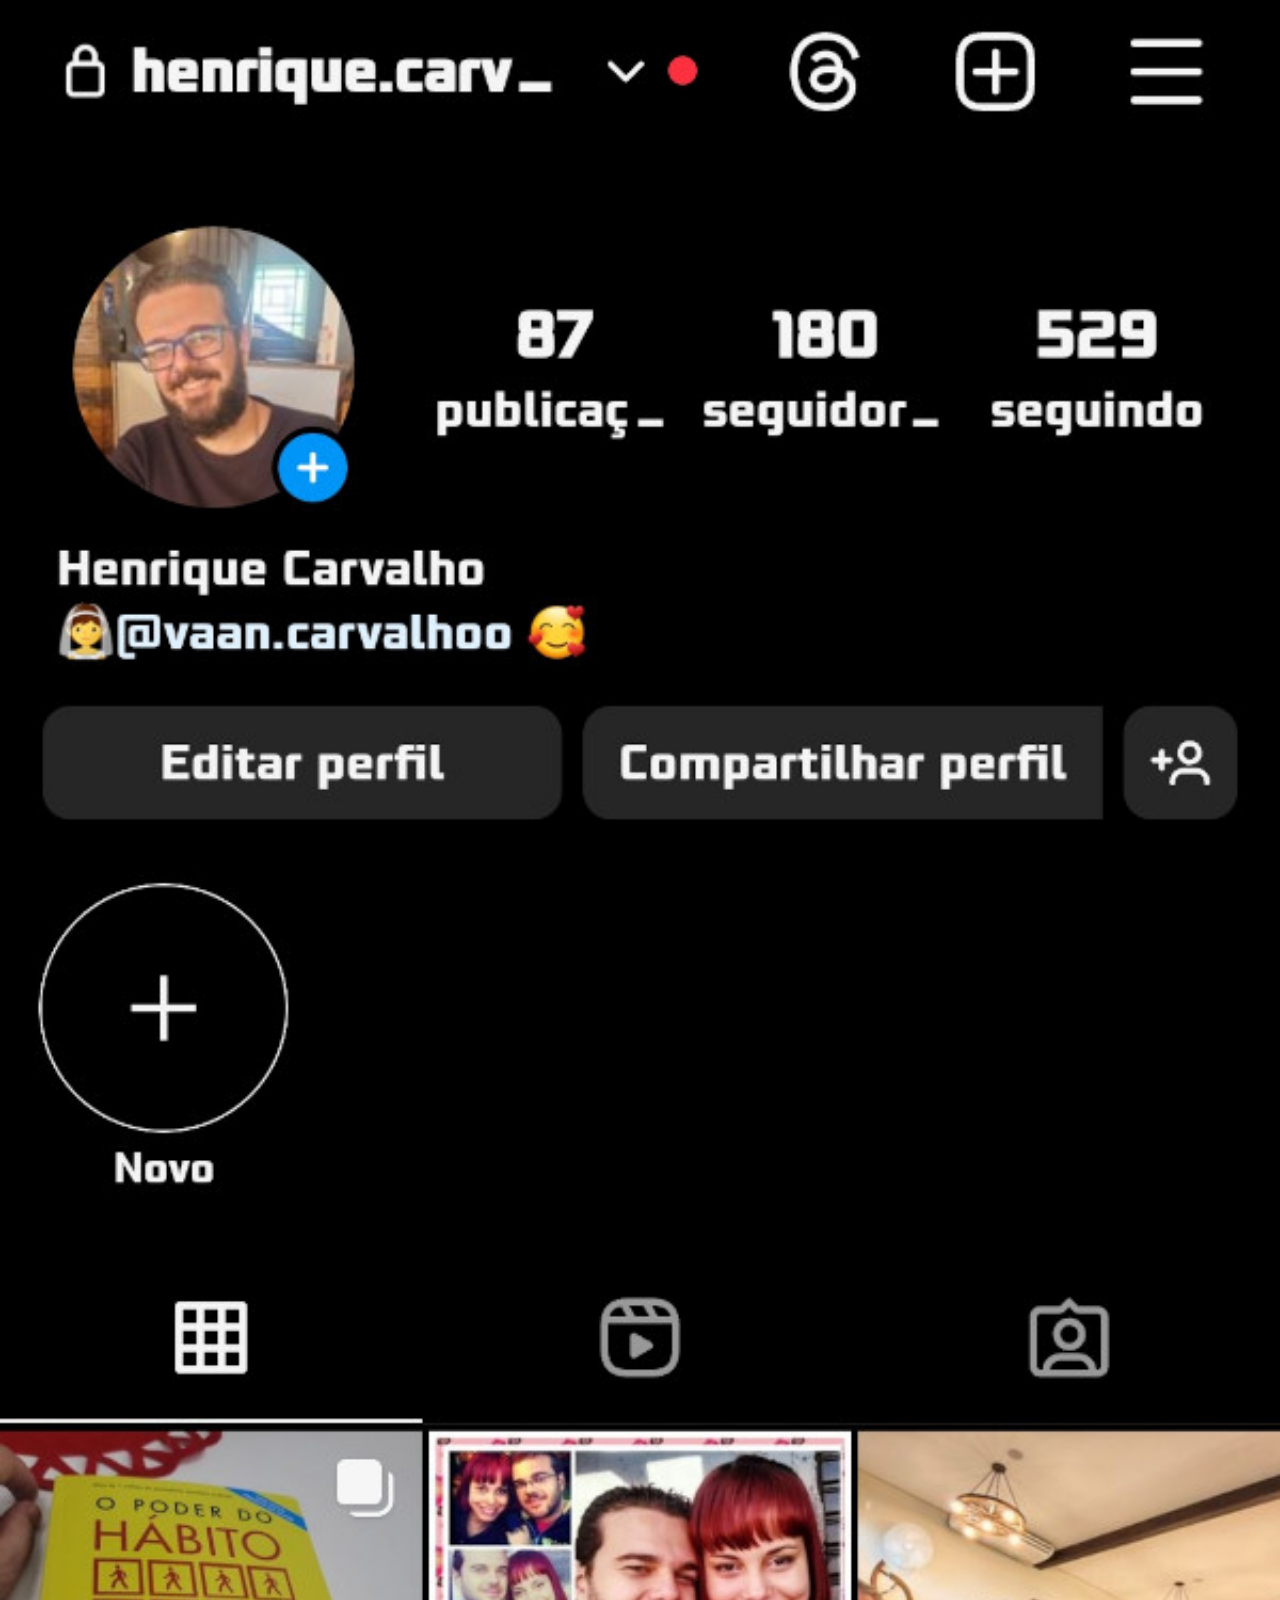
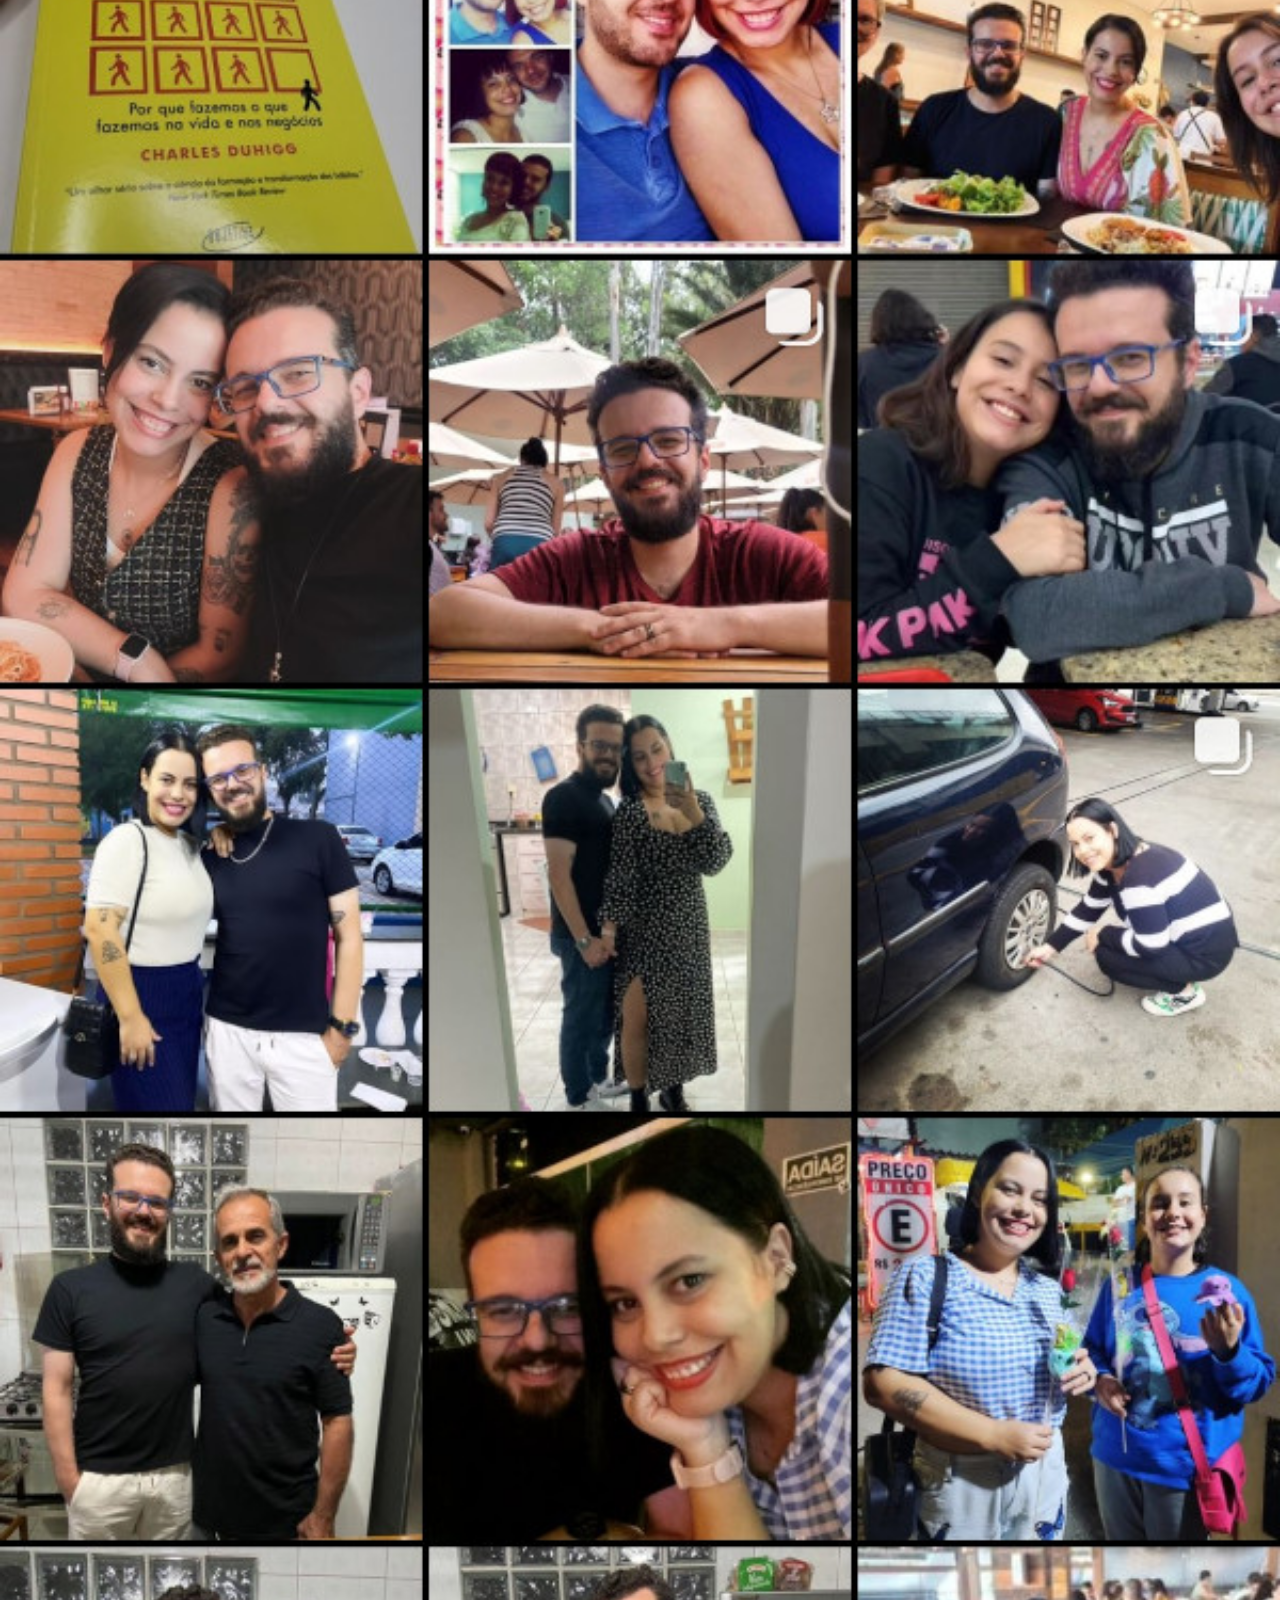
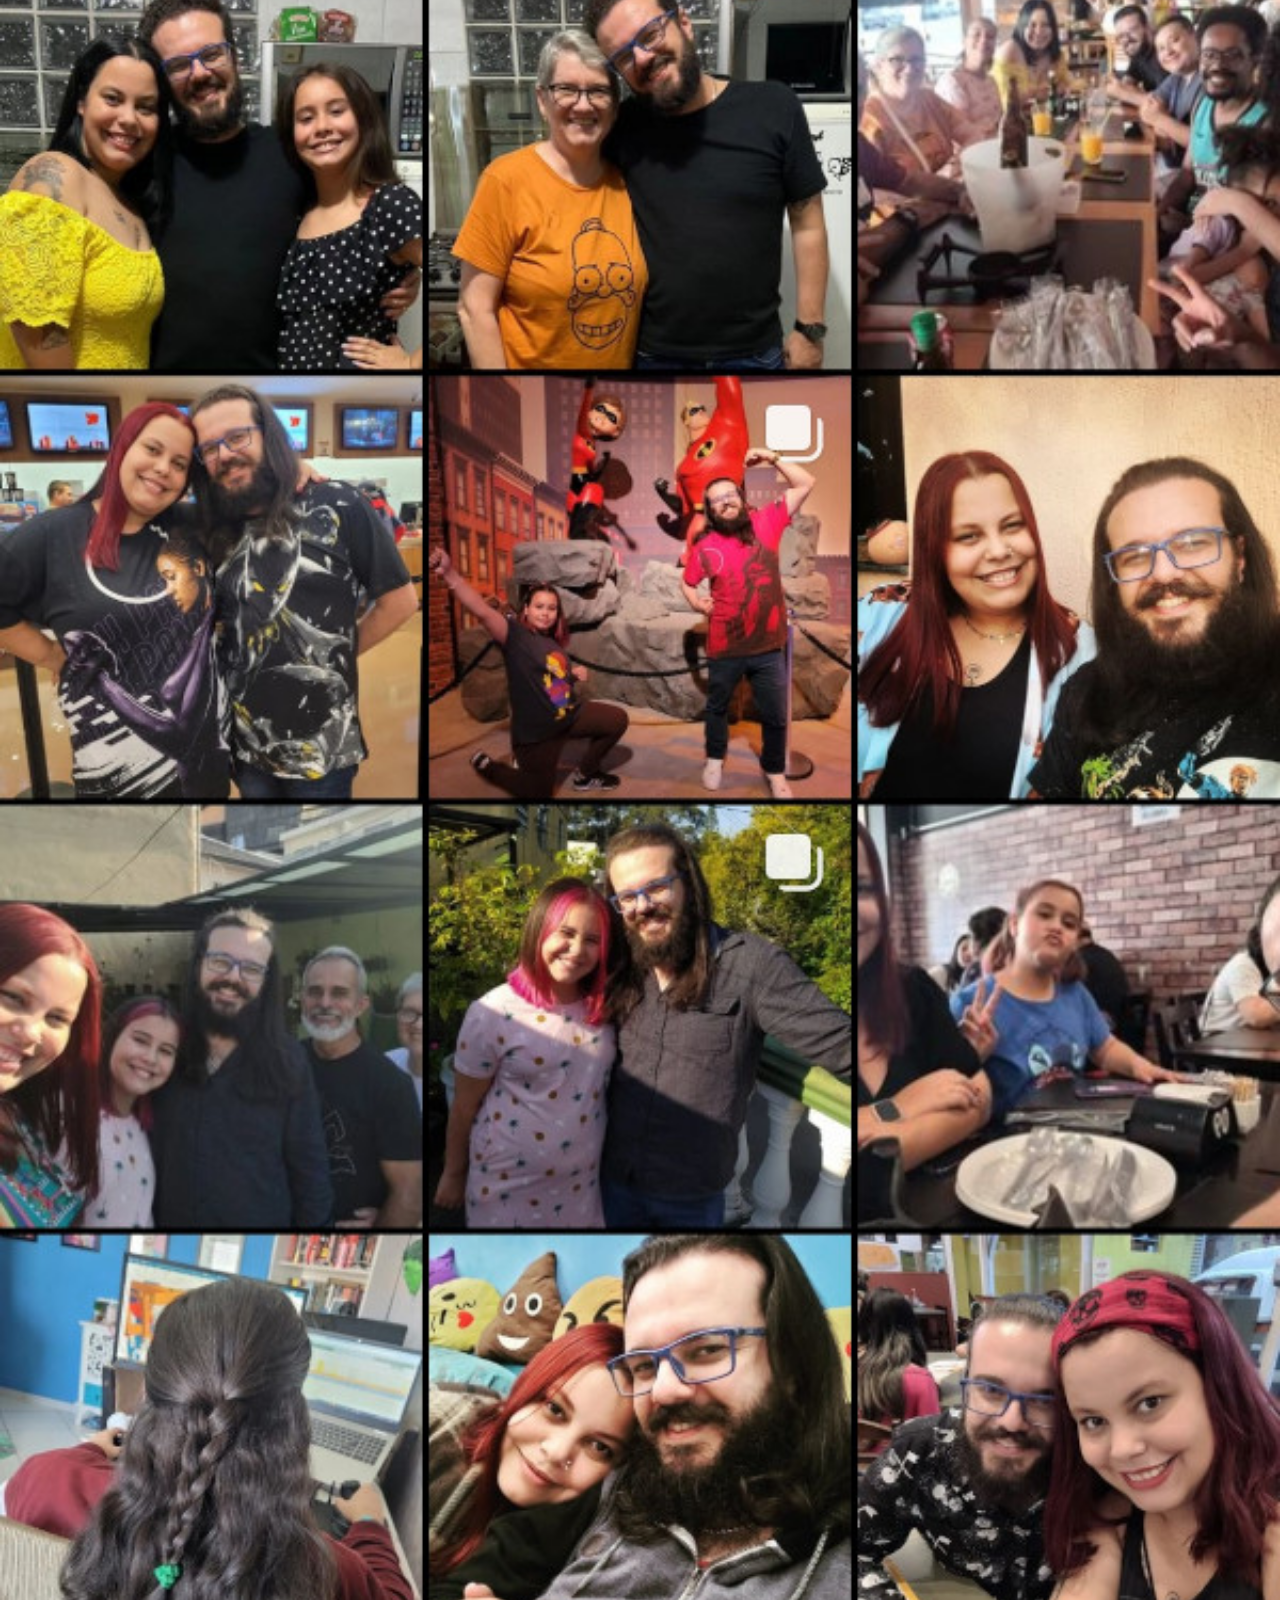
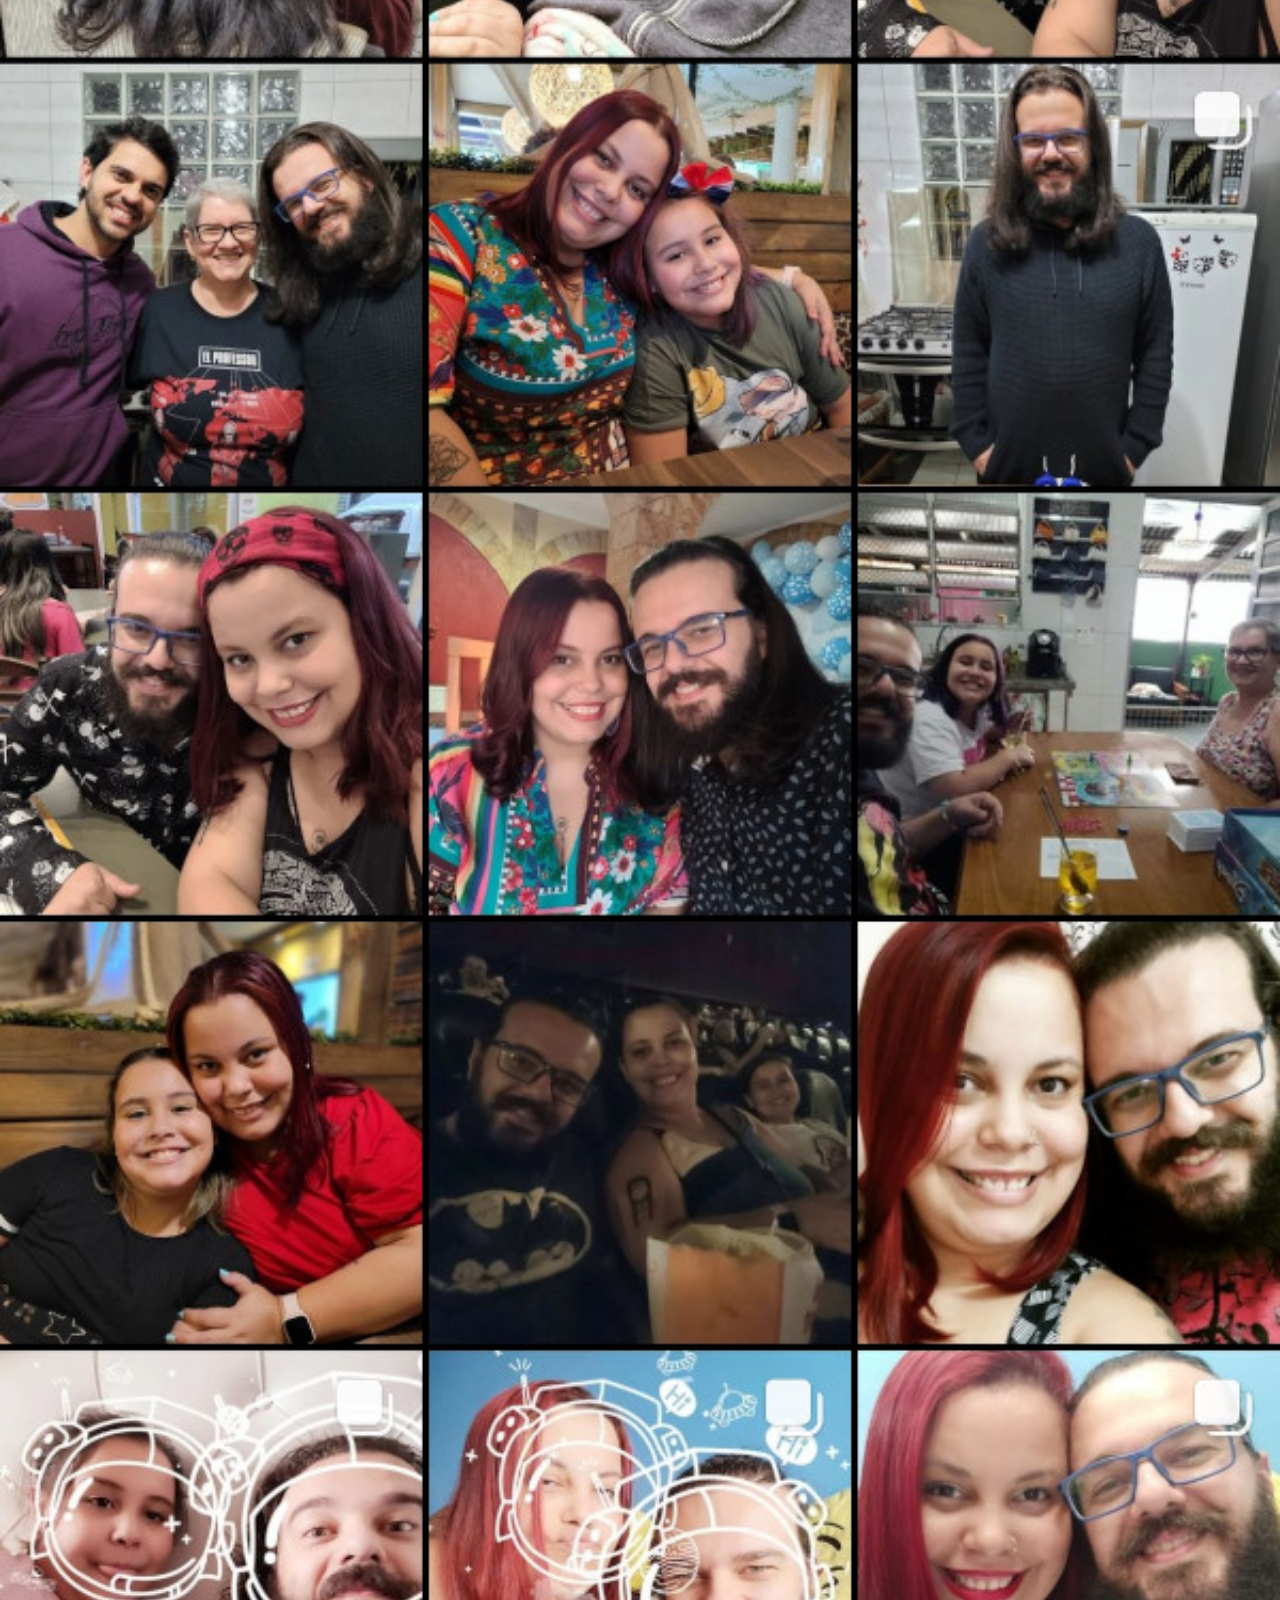
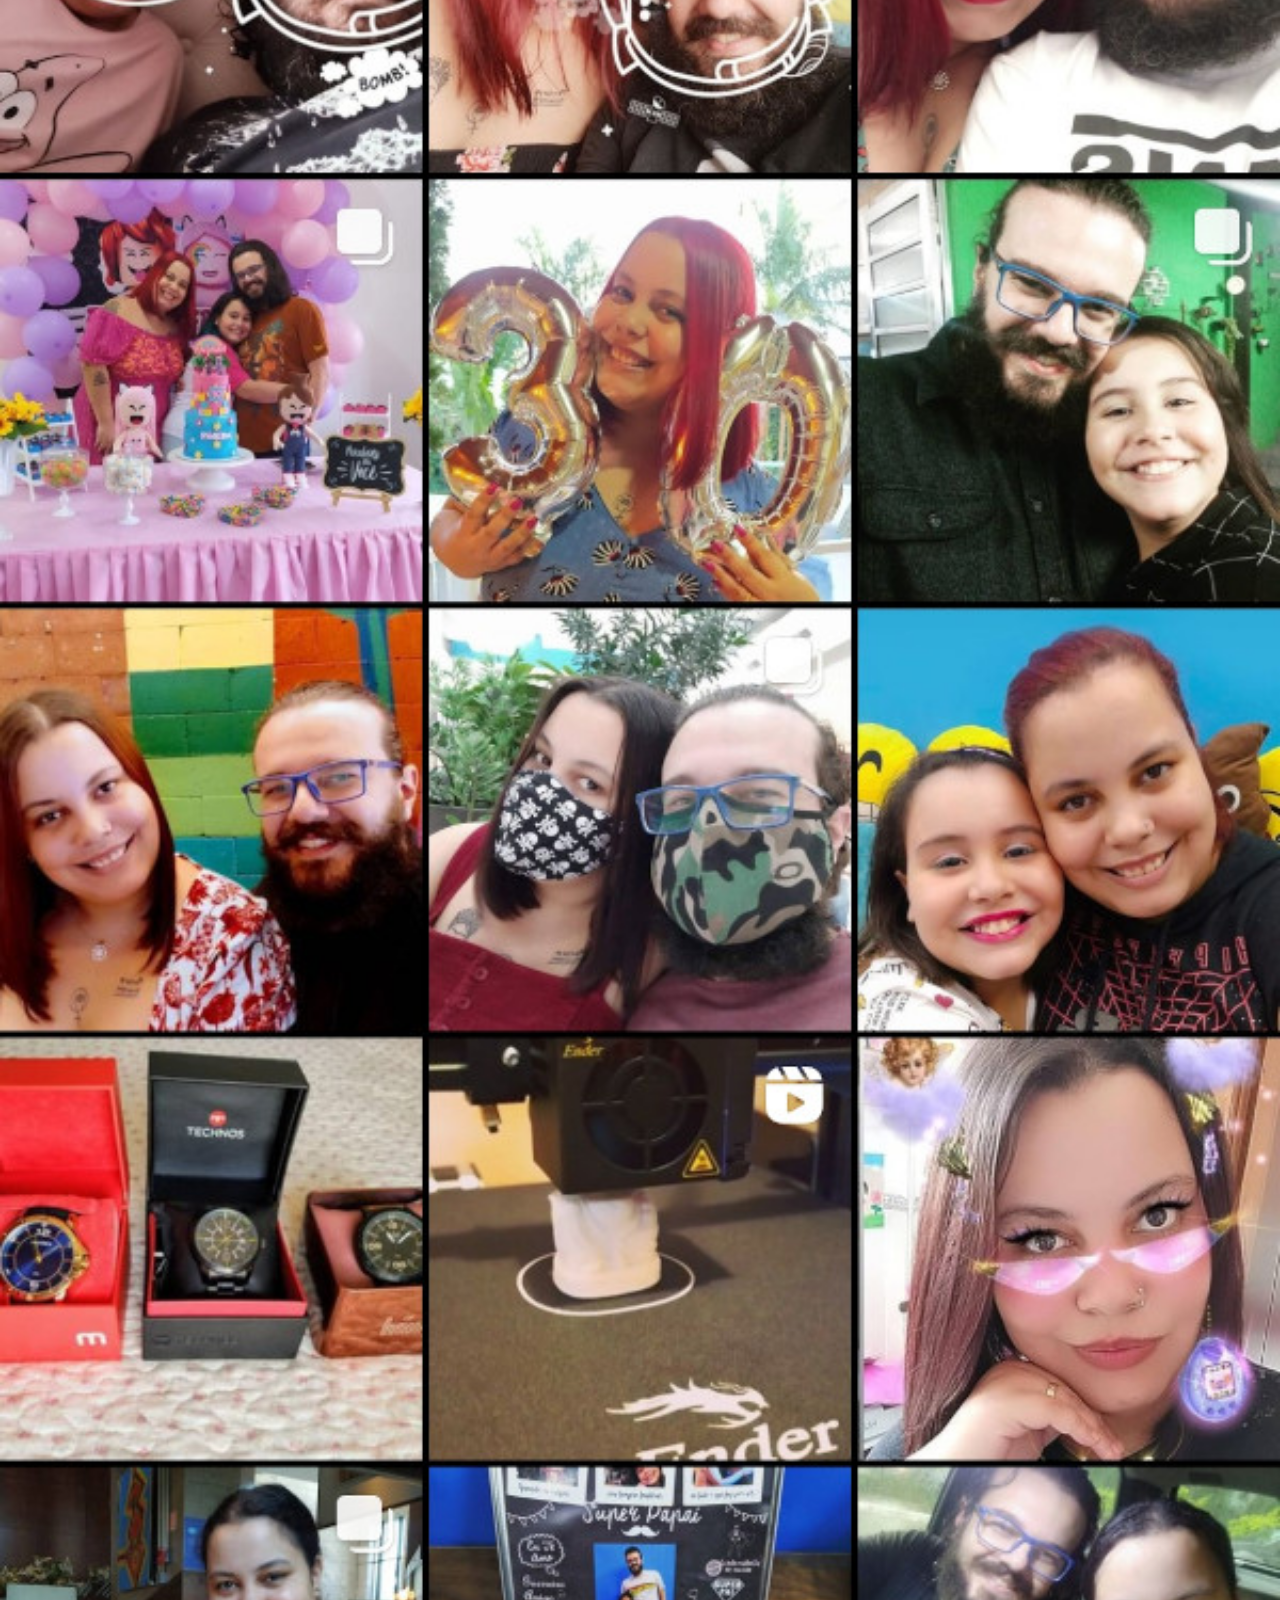
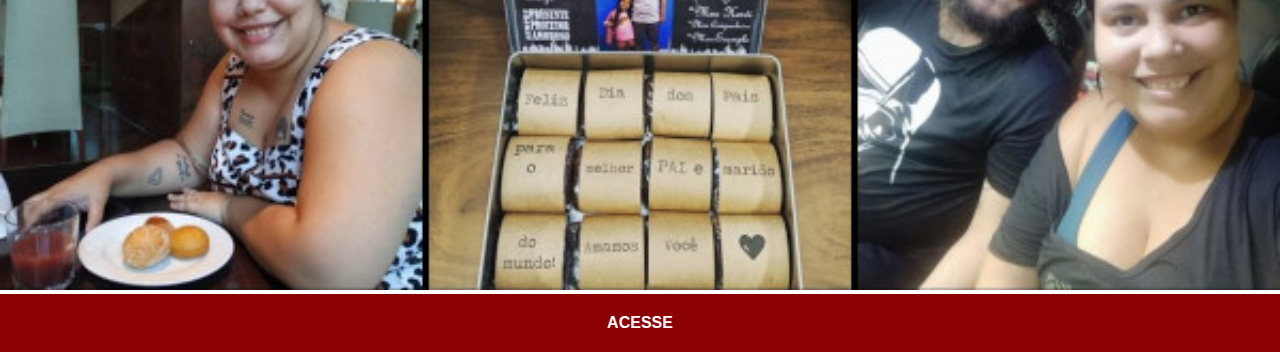
<file: instagram.html>
<!DOCTYPE html>
<html lang="pt-br">
<head>
    <meta charset="UTF-8">
    <meta name="viewport" content="width=device-width, initial-scale=1.0">
    <title>Instagram</title>
    <link rel="stylesheet" href="estilos/social.css">
</head>
<body>
    <img src="imagens/tela-instagram.jpg" alt="Instagram">
    <a href="https://www.instagram.com/henrique.carvalho.83/" target="_blank">ACESSE</a>
</body>
</html>
</file>
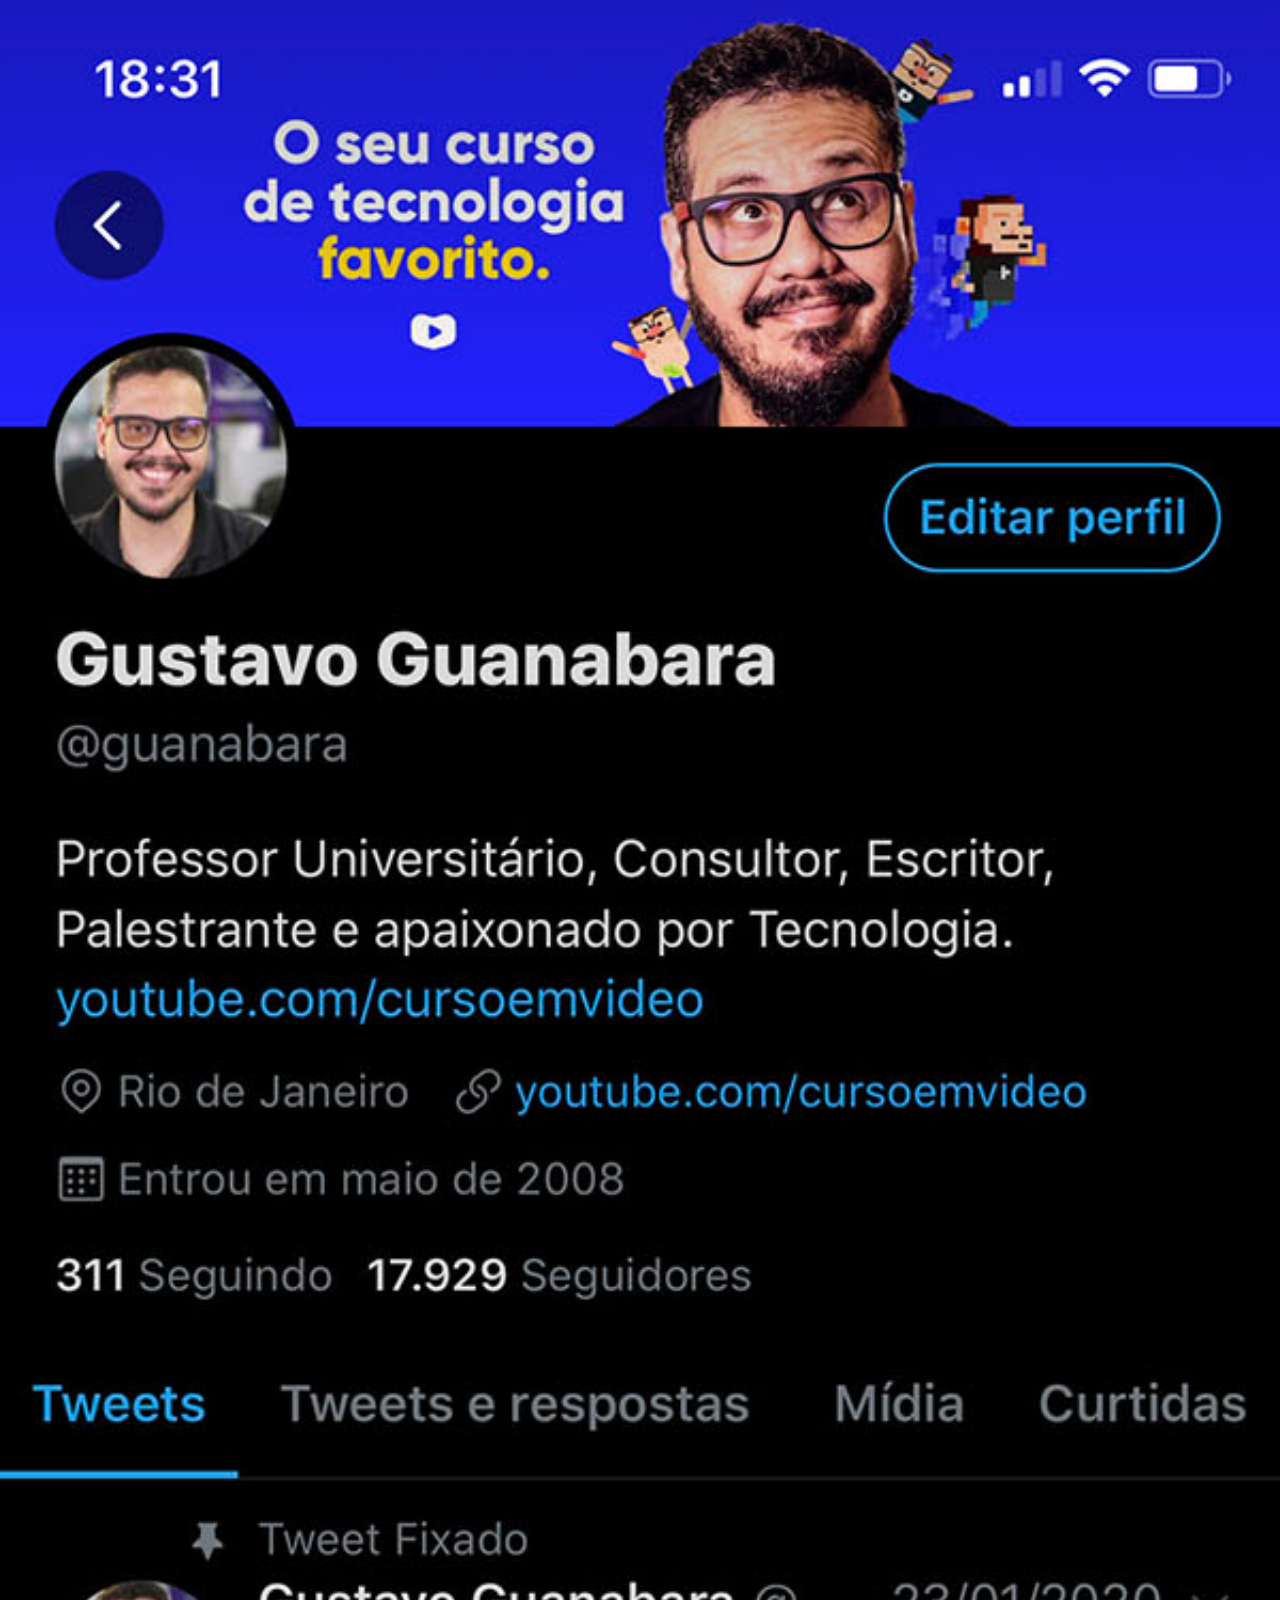
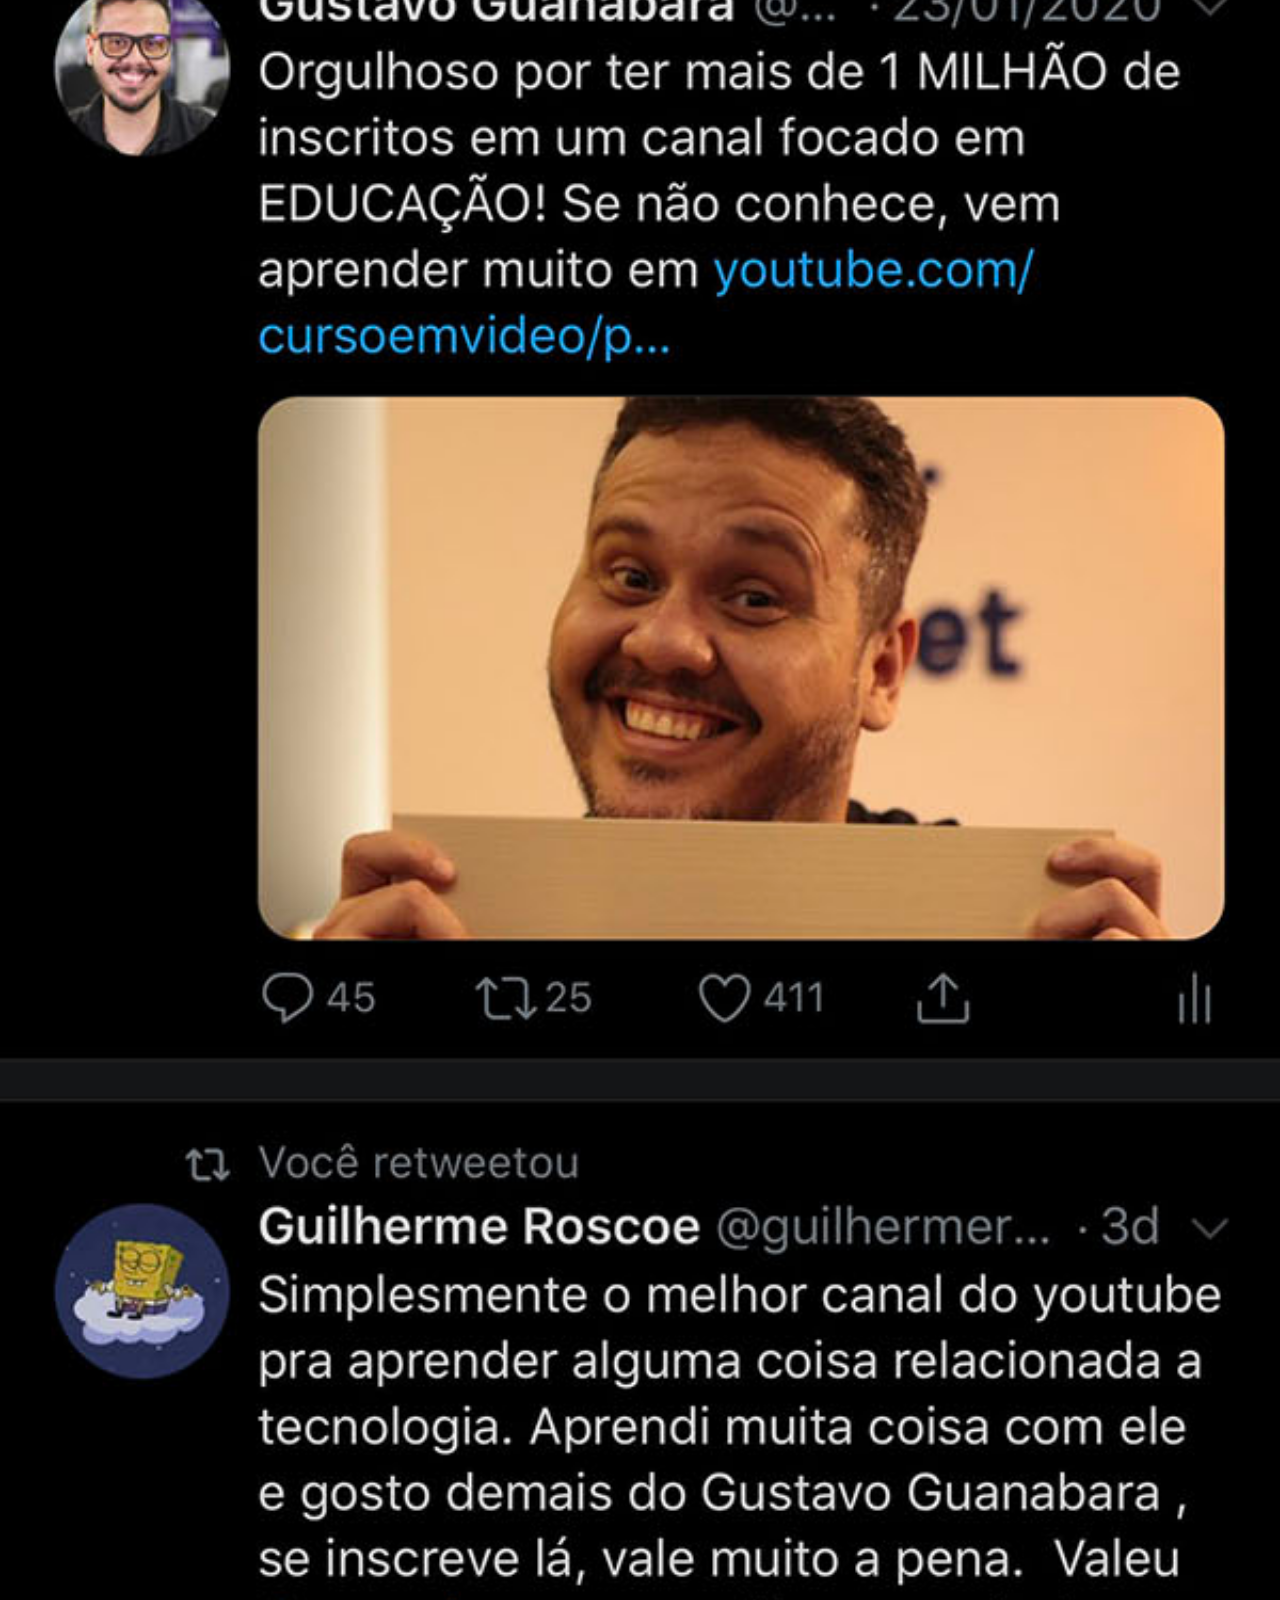
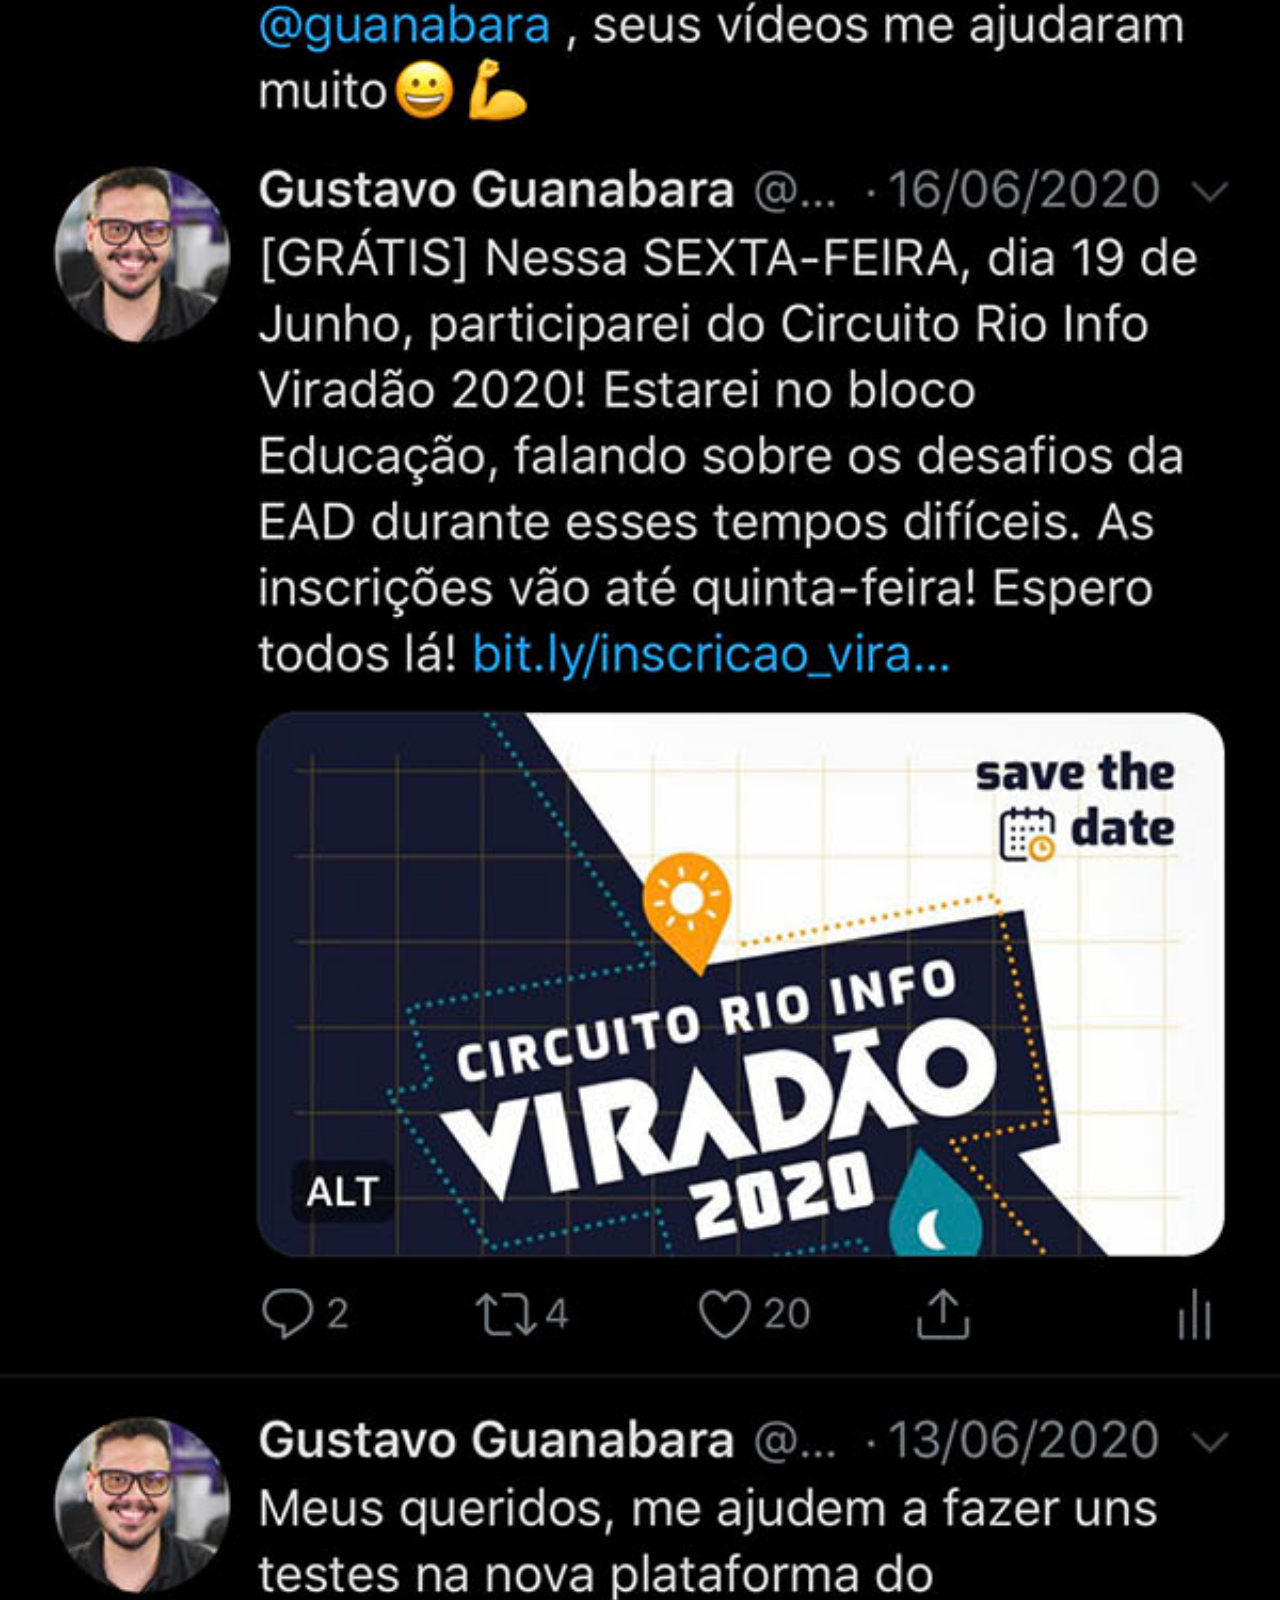
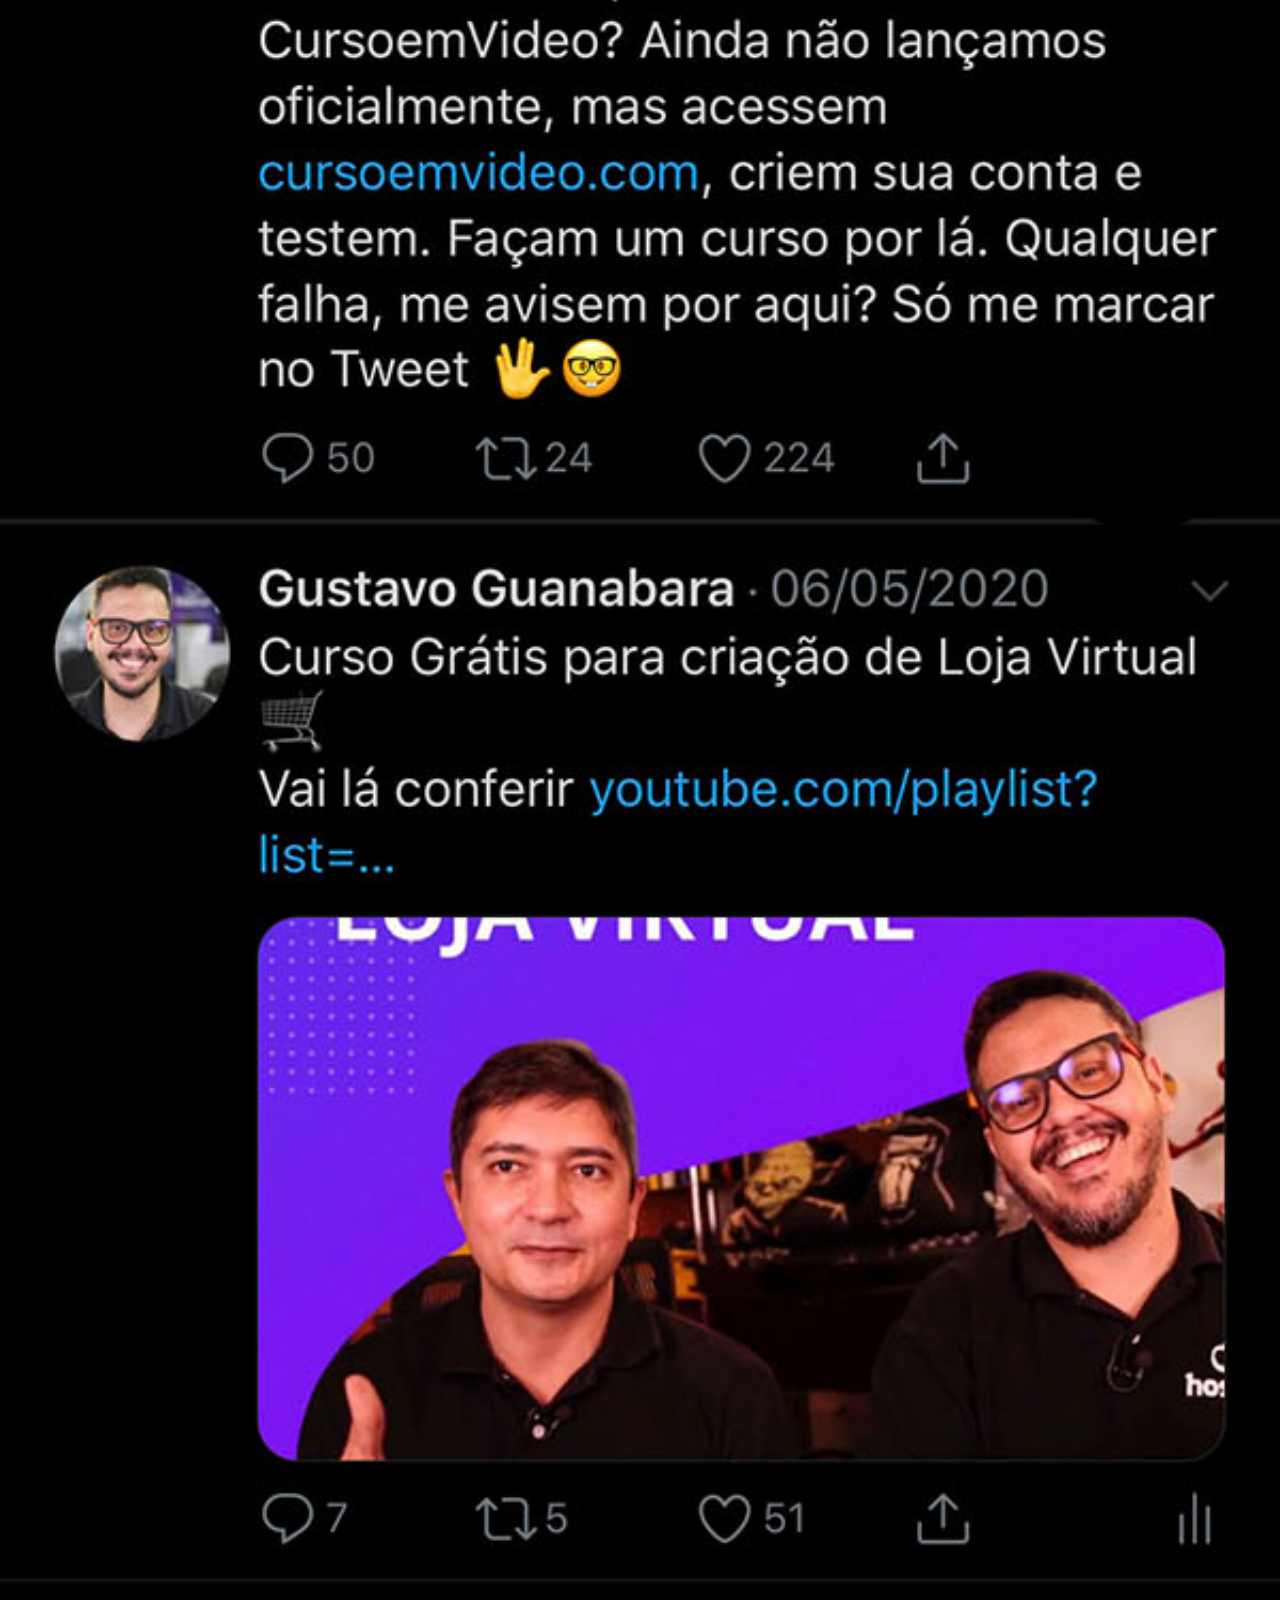
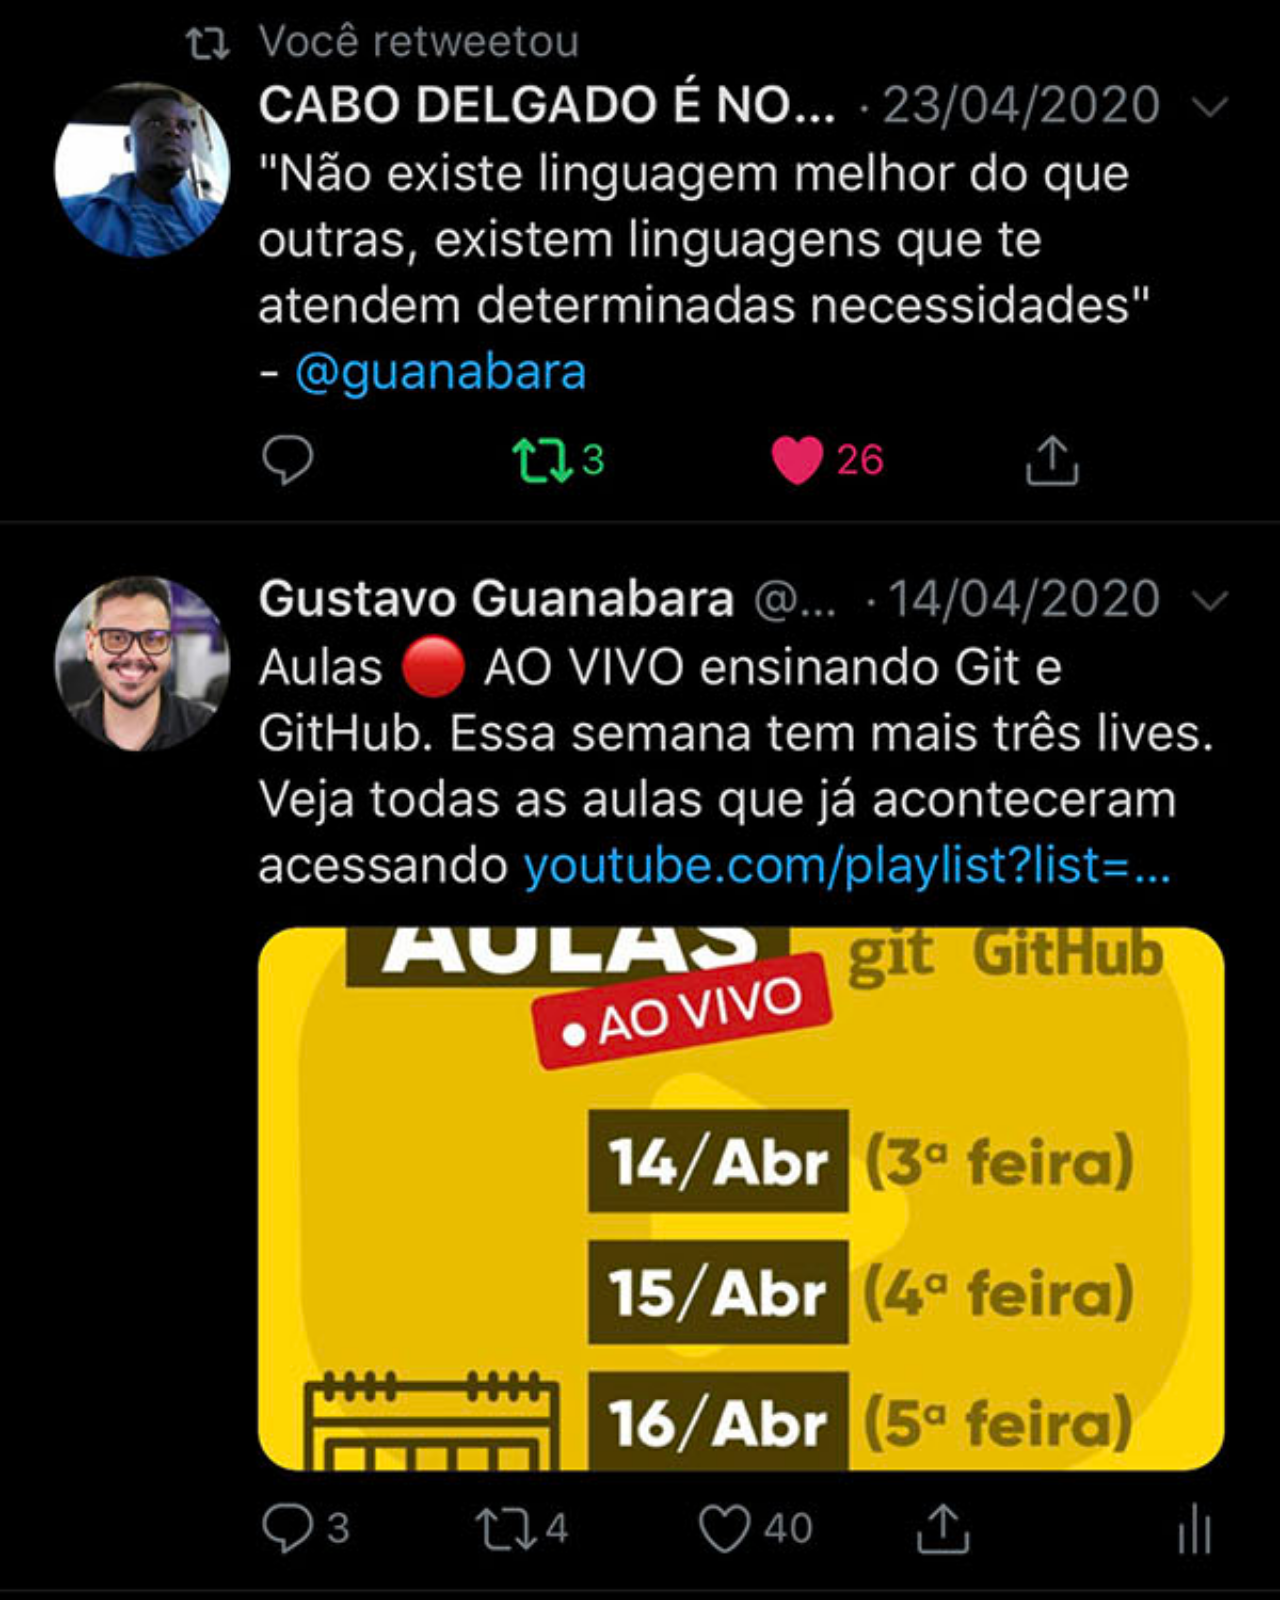
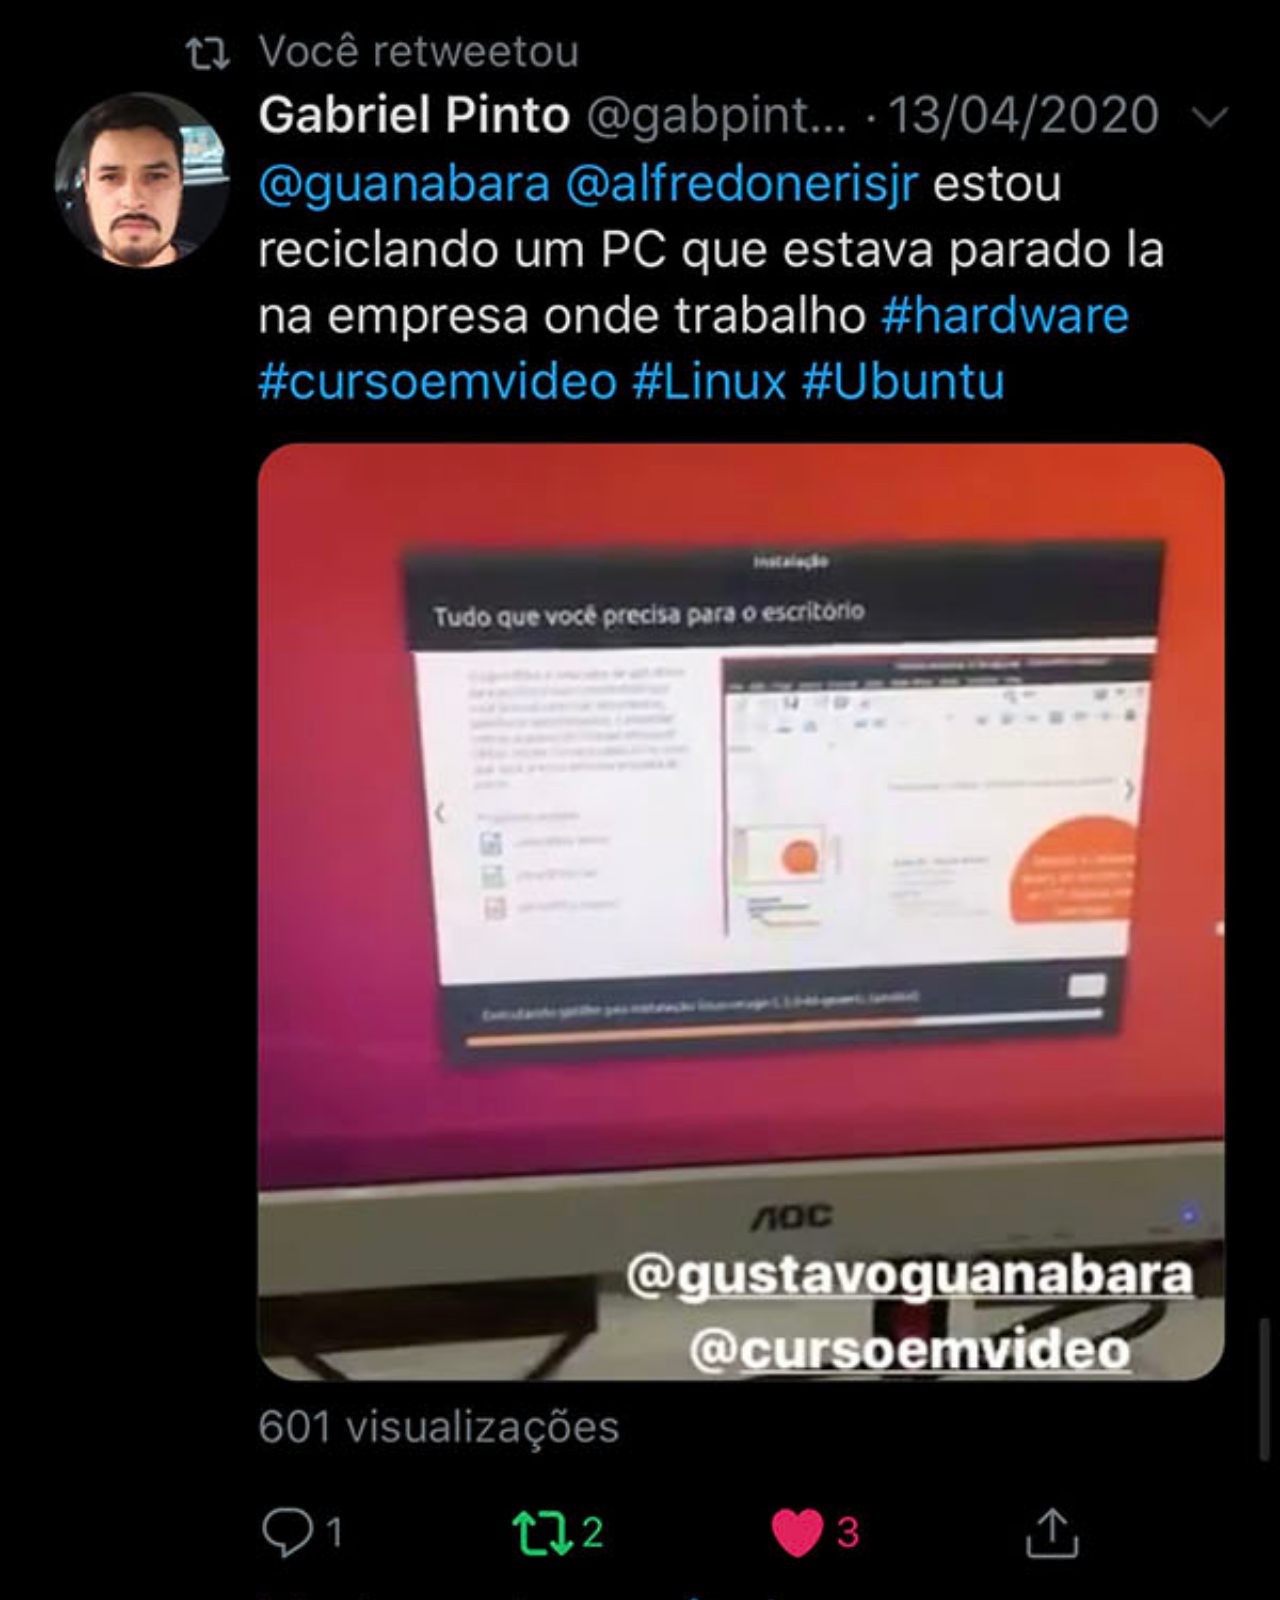
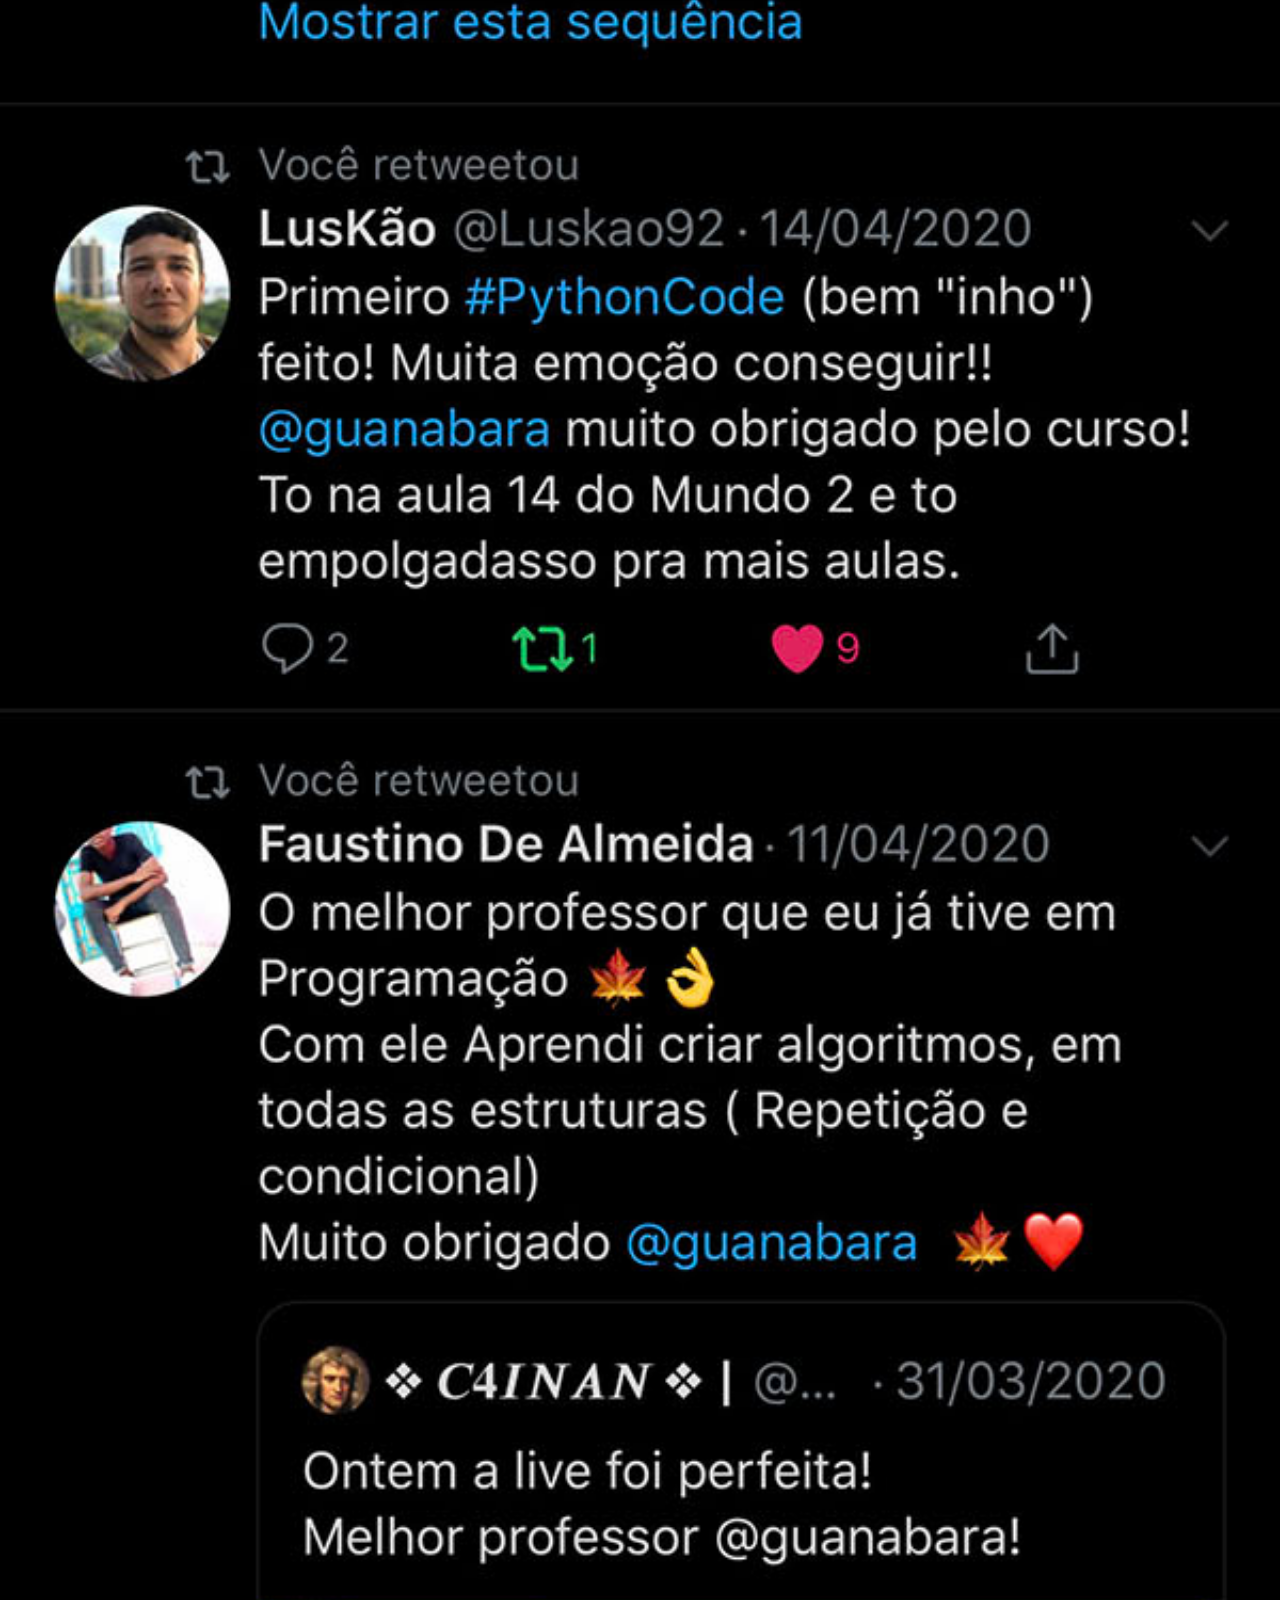
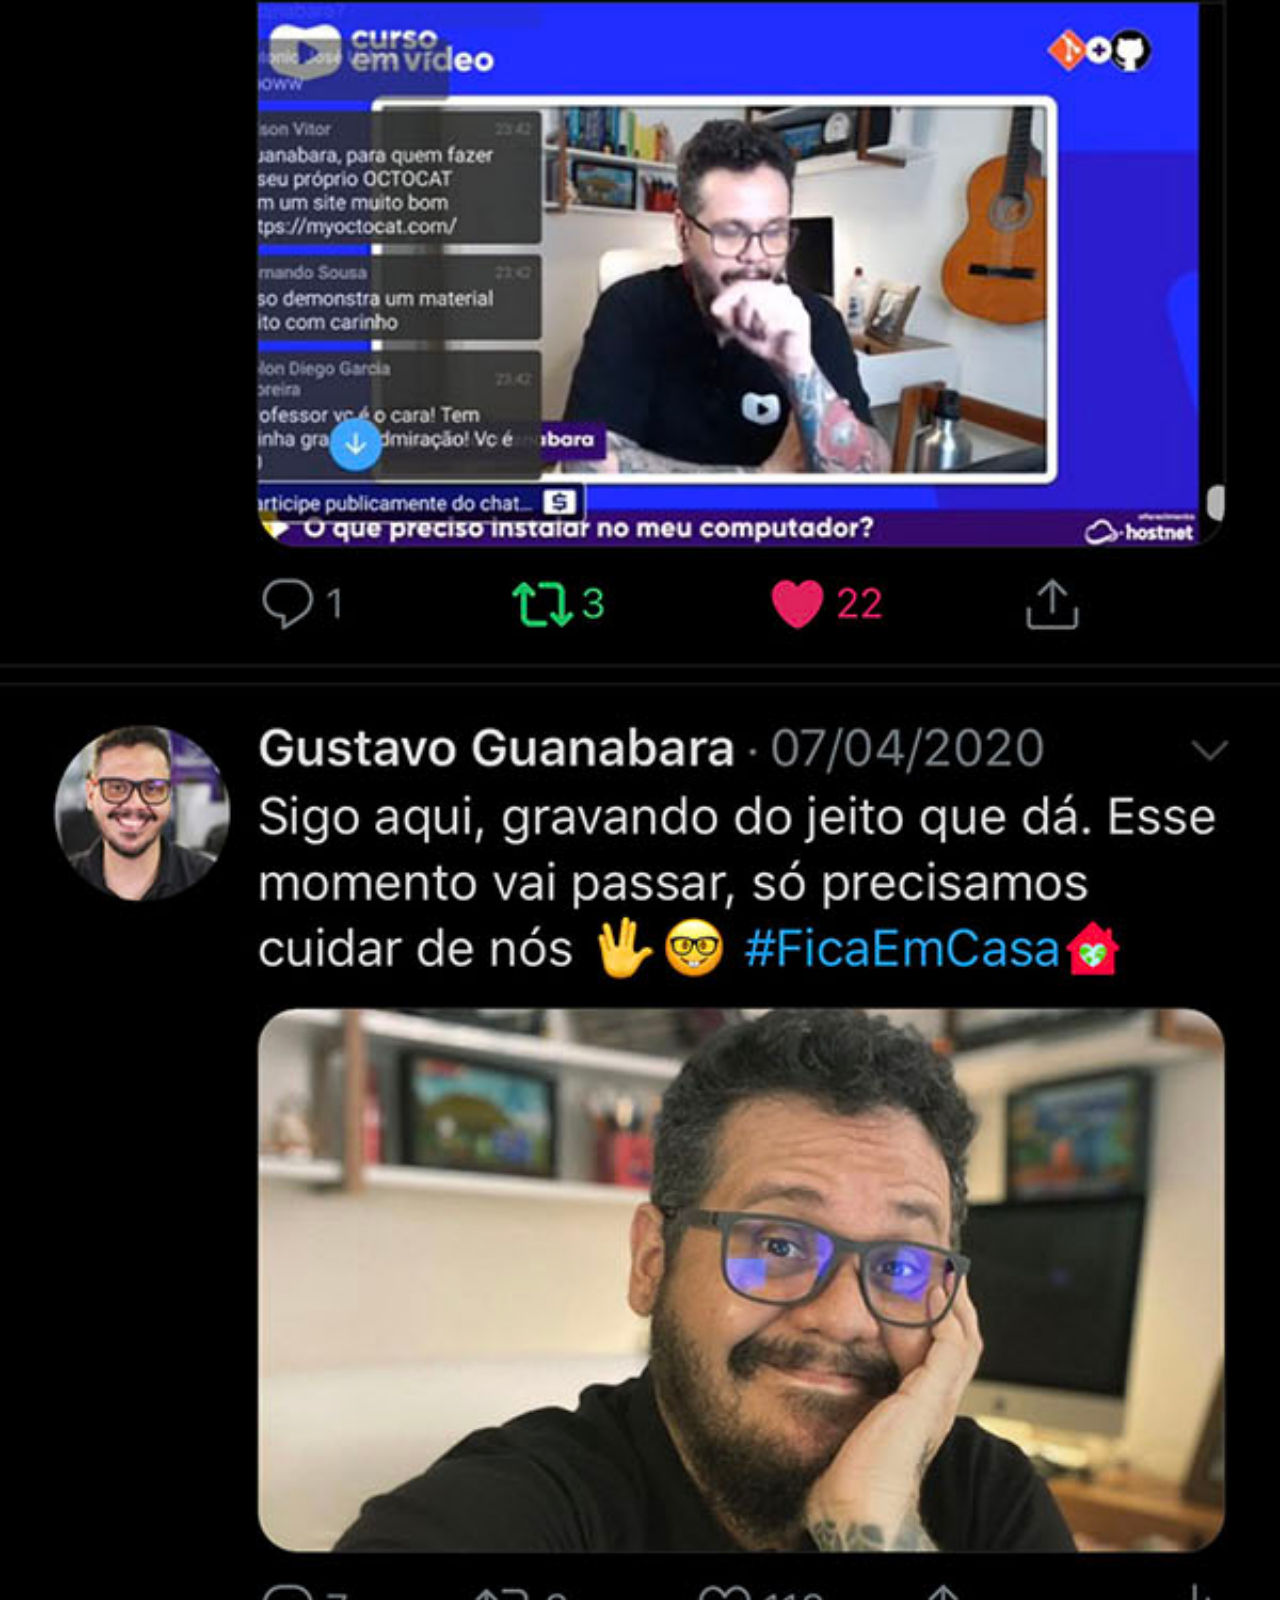
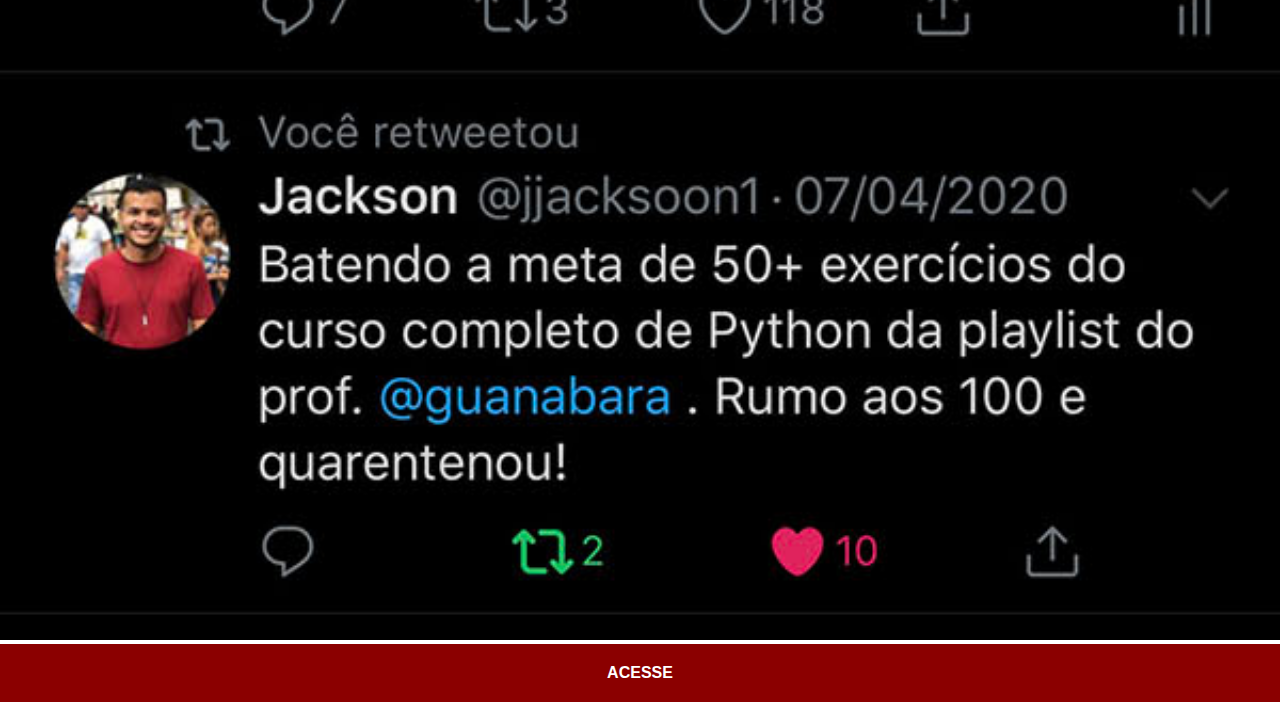
<file: twitter.html>
<!DOCTYPE html>
<html lang="pt-br">
<head>
    <meta charset="UTF-8">
    <meta name="viewport" content="width=device-width, initial-scale=1.0">
    <title>Twitter</title>
    <link rel="stylesheet" href="estilos/social.css">
</head>
<body>
    <img src="imagens/tela-twitter.jpg" alt="Twitter">
    <a href="https://twitter.com/guanabara" target="_blank">ACESSE</a>
</body>
</html>
</file>
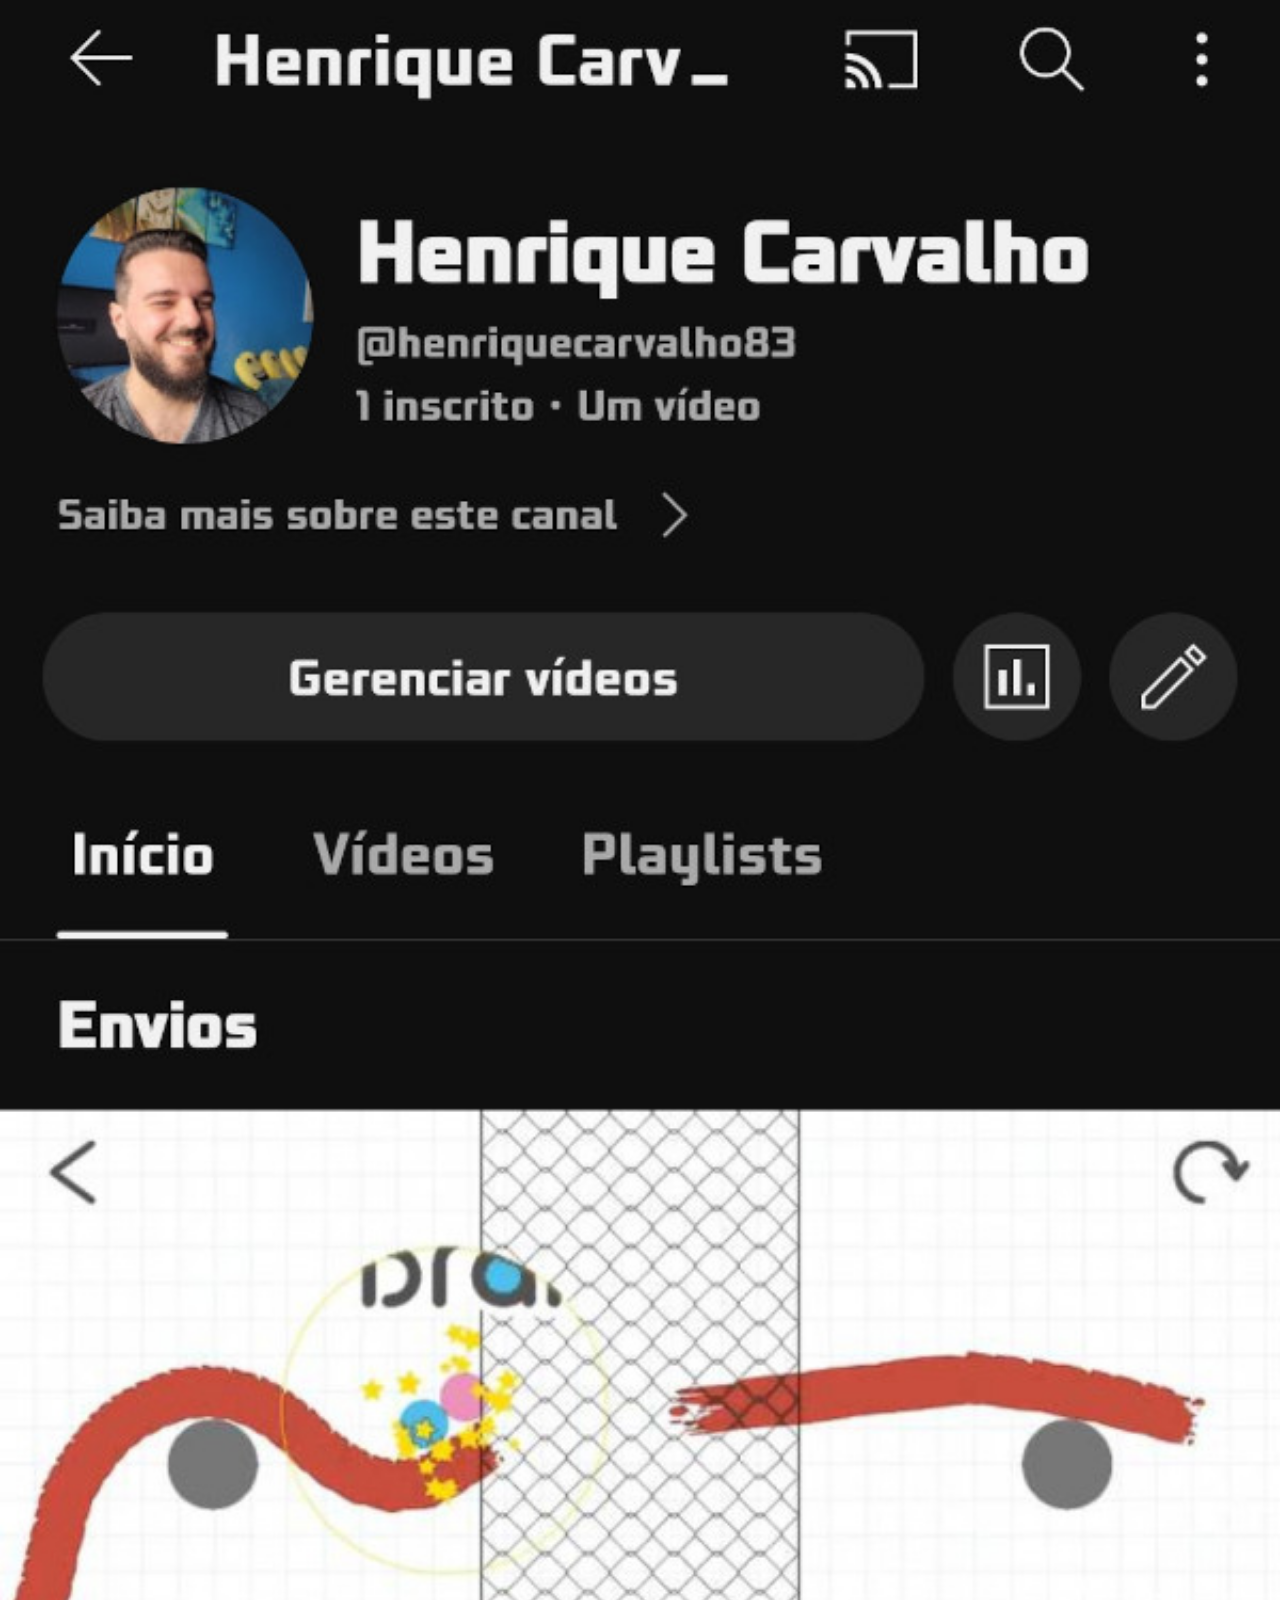
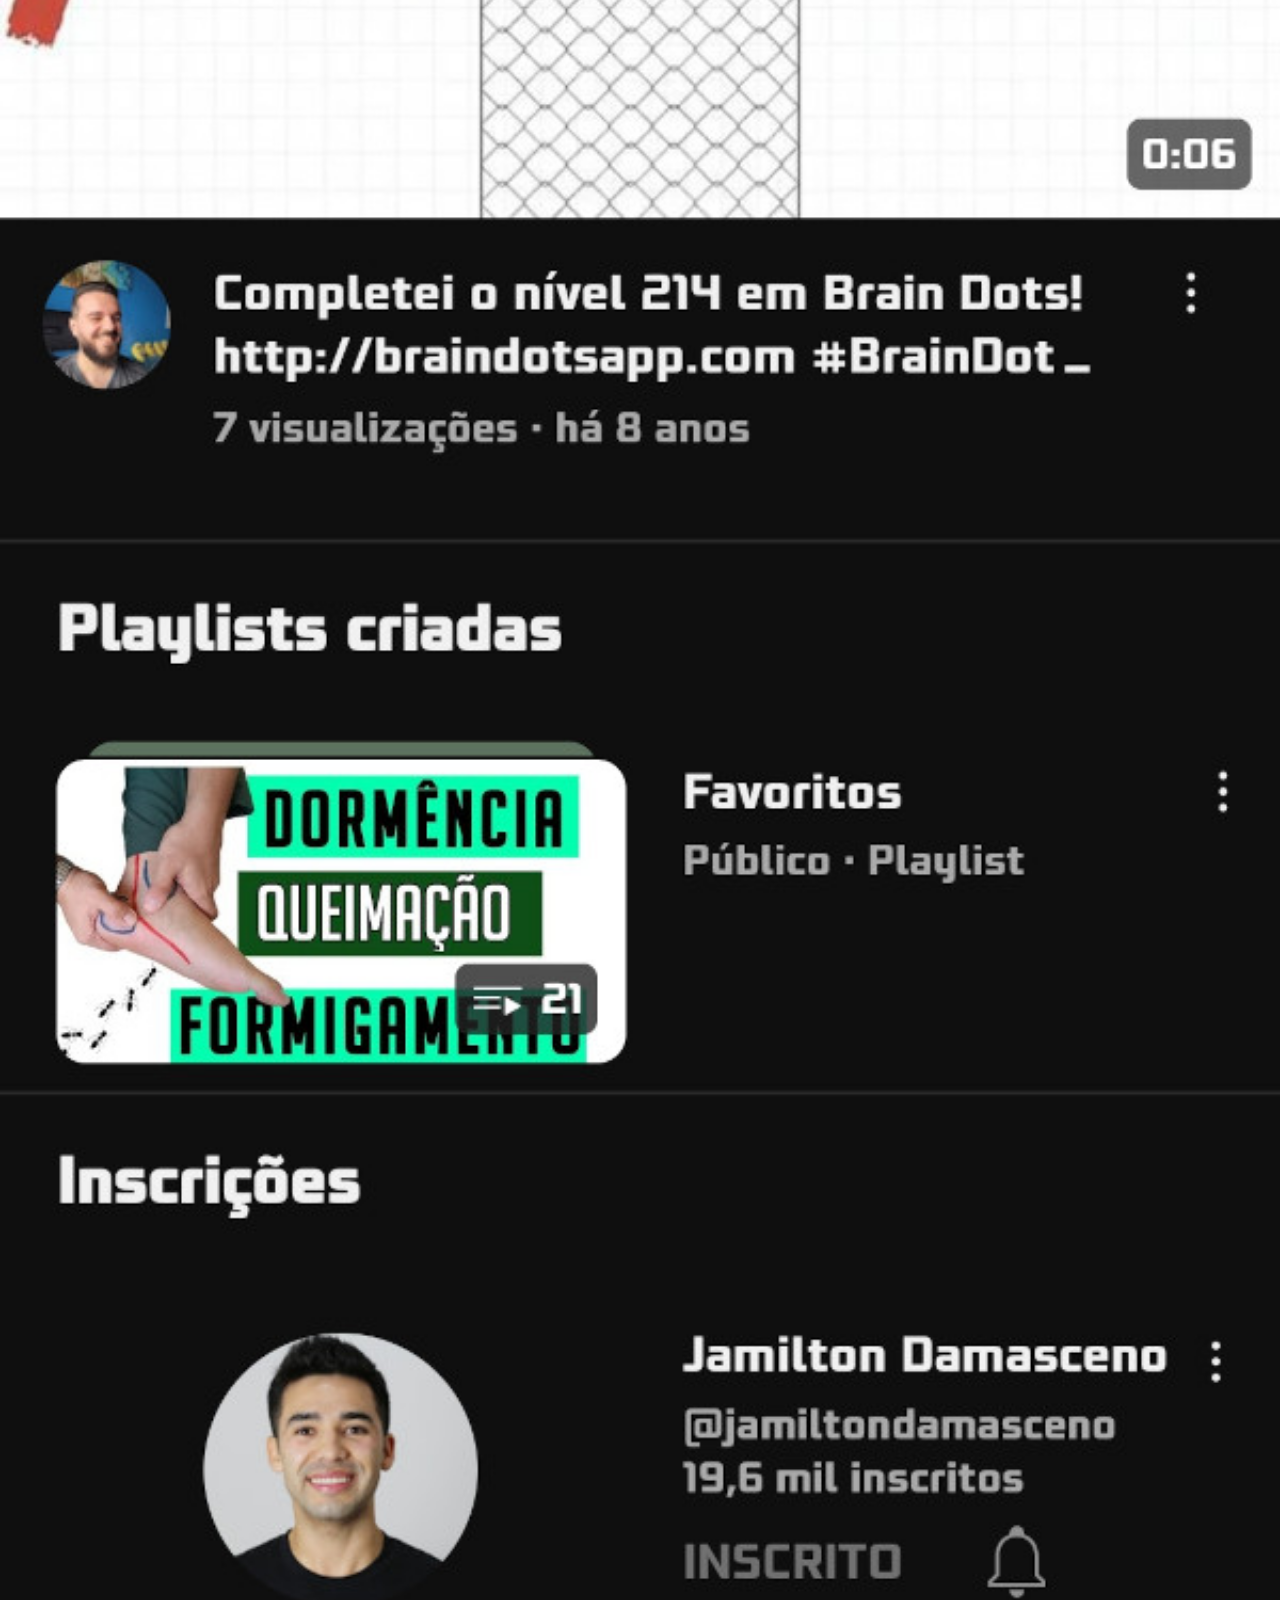
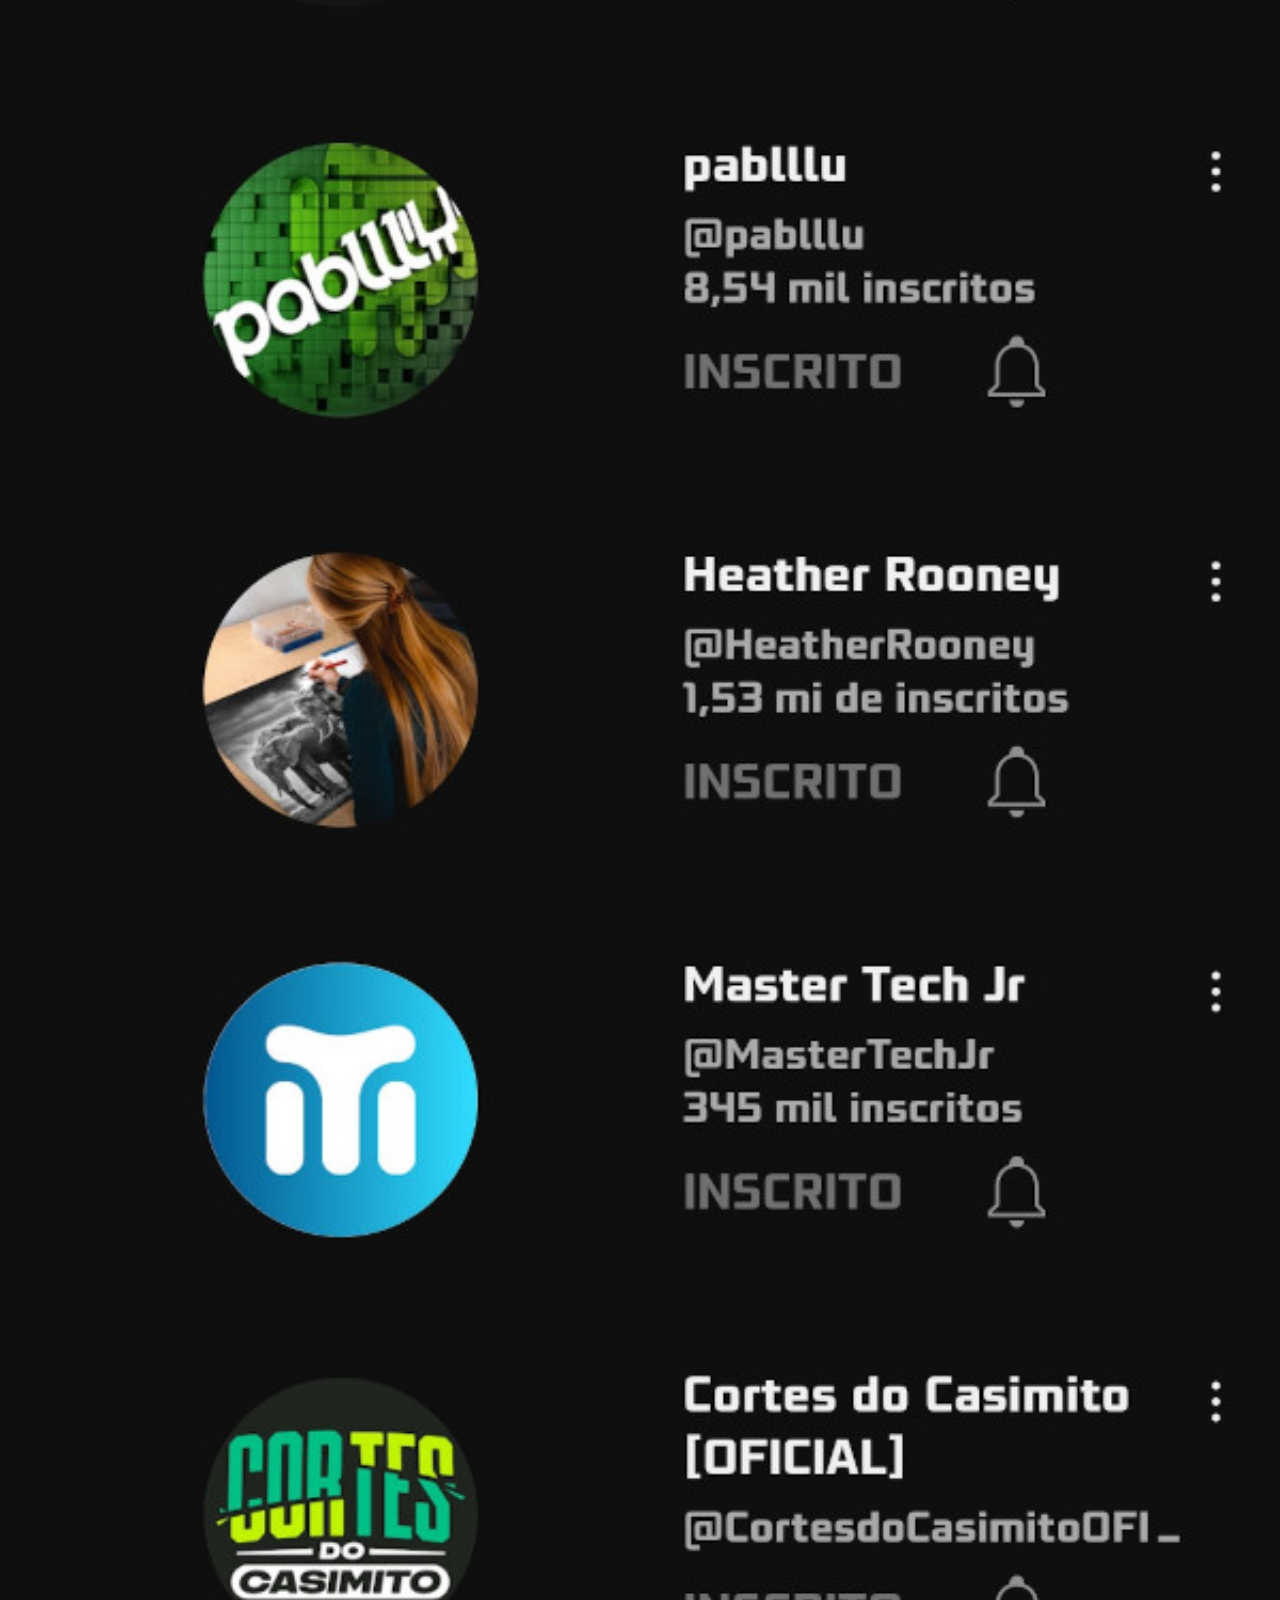
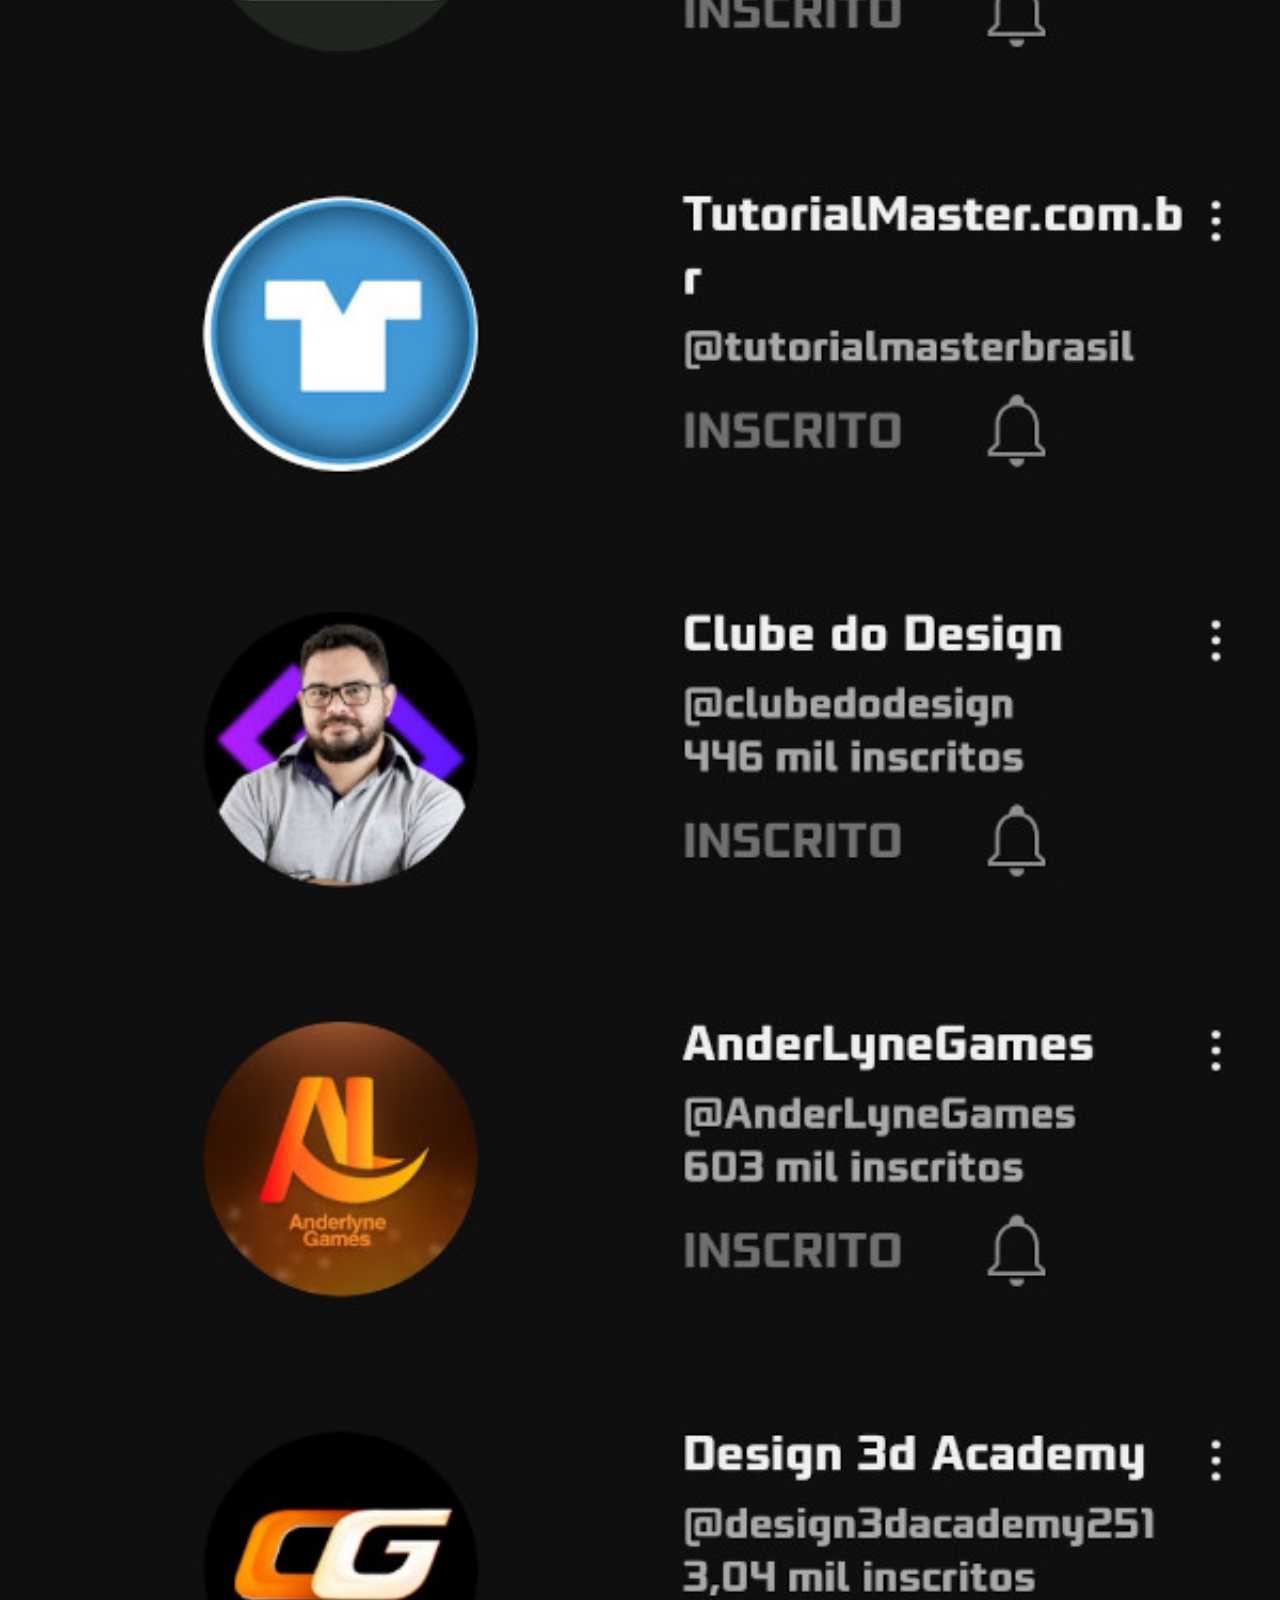
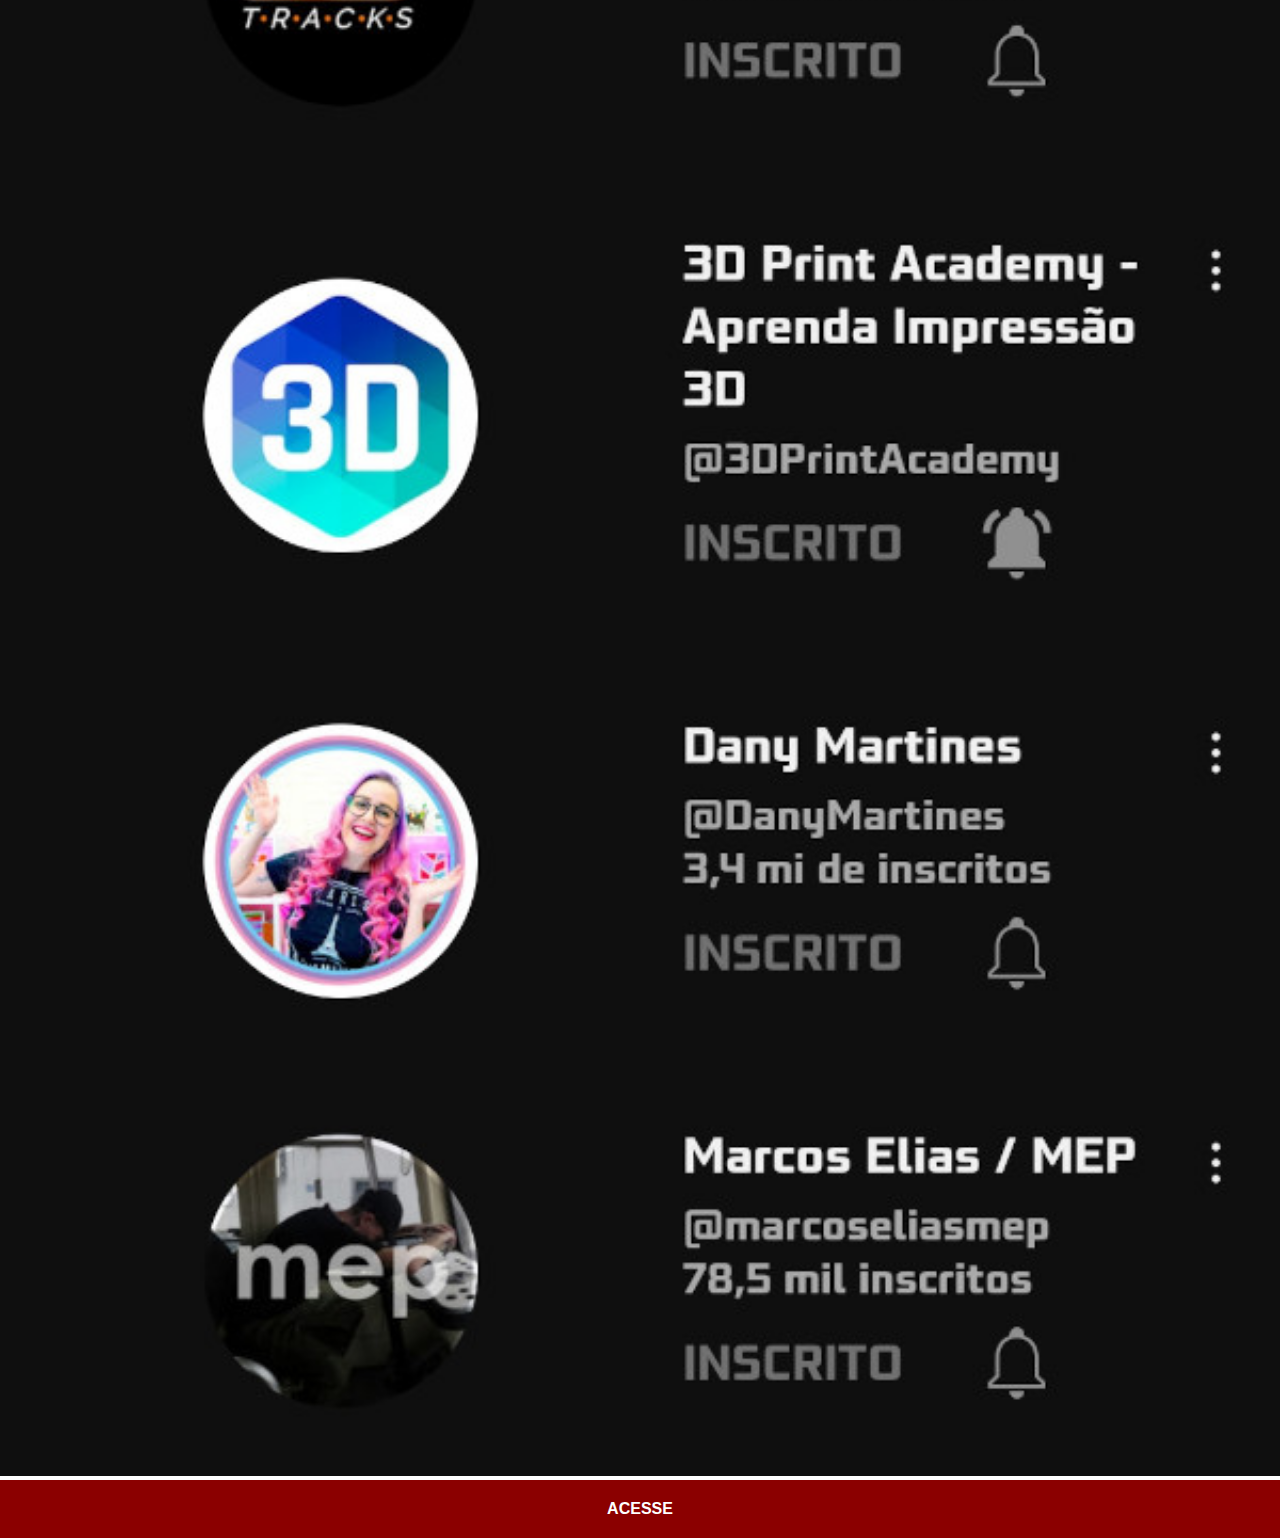
<file: youtube.html>
<!DOCTYPE html>
<html lang="pt-br">
<head>
    <meta charset="UTF-8">
    <meta name="viewport" content="width=device-width, initial-scale=1.0">
    <title>YouTube</title>
    <link rel="stylesheet" href="estilos/social.css">
</head>
<body>
    <img src="imagens/tela-youtube.jpg" alt="YouTube">
    <a href="https://www.youtube.com/@henriquecarvalho83" target="_blank">ACESSE</a>
</body>
</html>
</file>
<file: estilos/style.css>
@charset "UTF-8";

@import url('https://fonts.googleapis.com/css2?family=Anta&display=swap');

* {
    margin: 0px;
    padding: 0px;
    font-family: Arial, Helvetica, sans-serif;
}

html, body {
    height: 100vh;
    width: 100vw;
    background-color: black;
}

body {
    background: url('../imagens/fundo-madeira.jpg') no-repeat top center;
    background-size: cover;
    background-attachment: fixed;
}

main {
    position: relative;
    height: 100vh;
}

section#telefone {
    position: absolute;
    top: 50%;
    left: 50%;
    transform: translate(-50%, -50%);

    height: 634px;
    width: 311px;
    background-color: blue;
    background: url('../imagens/Frame_S20FE.png') no-repeat;
}

div#statusbar {
    position: relative;
    top: 15px;
    left: 14px;
    width: 282px;
    height: 23px;   
    
}

div > img {
    height: 100%;
    width: 100%;
    border-radius: 19px 19px 0px 0px;

}

time {    
    font-family: "Anta", sans-serif;
    font-size: 11px;
    font-weight: bold;
    color: rgba(255, 255, 255, 0.747);
    position: absolute;
    top: 9px;
    left: 10px;
}

iframe#tela {
    position: relative;
    top: 15px;
    left: 14px;
    width: 282px;
    height: 575px;
    border-radius: 0px 0px 19px 19px;
}

section#redes-sociais {
    text-align: right;
}

section#redes-sociais img {
    width: 50px;
    margin: 10px;
    border-radius: 50%;
    box-shadow: 2px 2px 5px rgb(22, 22, 22);
    box-sizing: border-box;
}

section#redes-sociais img:hover {
    border: 2px solid rgba(255, 255, 255, 0.445);
    transform: translate(-3px, -3px);
    box-shadow: 5px 5px 10px rgba(0, 0, 0, 0.897);
    transition: transform 0.2s, border 0.8s;
}
</file>
<file: estilos/social.css>
@charset "UTF-8";

* {
    margin: 0px;
    padding: 0px;
    font-family: Arial, Helvetica, sans-serif;
}

::-webkit-scrollbar {
    width: 0px;
    height: 0px;
}

img {
    width: 100vw;
}

a {
    display: block;
    background-color: darkred;
    color: white;
    padding: 20px;
    text-align: center;
    font-weight: bolder;
    text-decoration: none;
}

a:hover {
    background-color: red;
}
</file>
